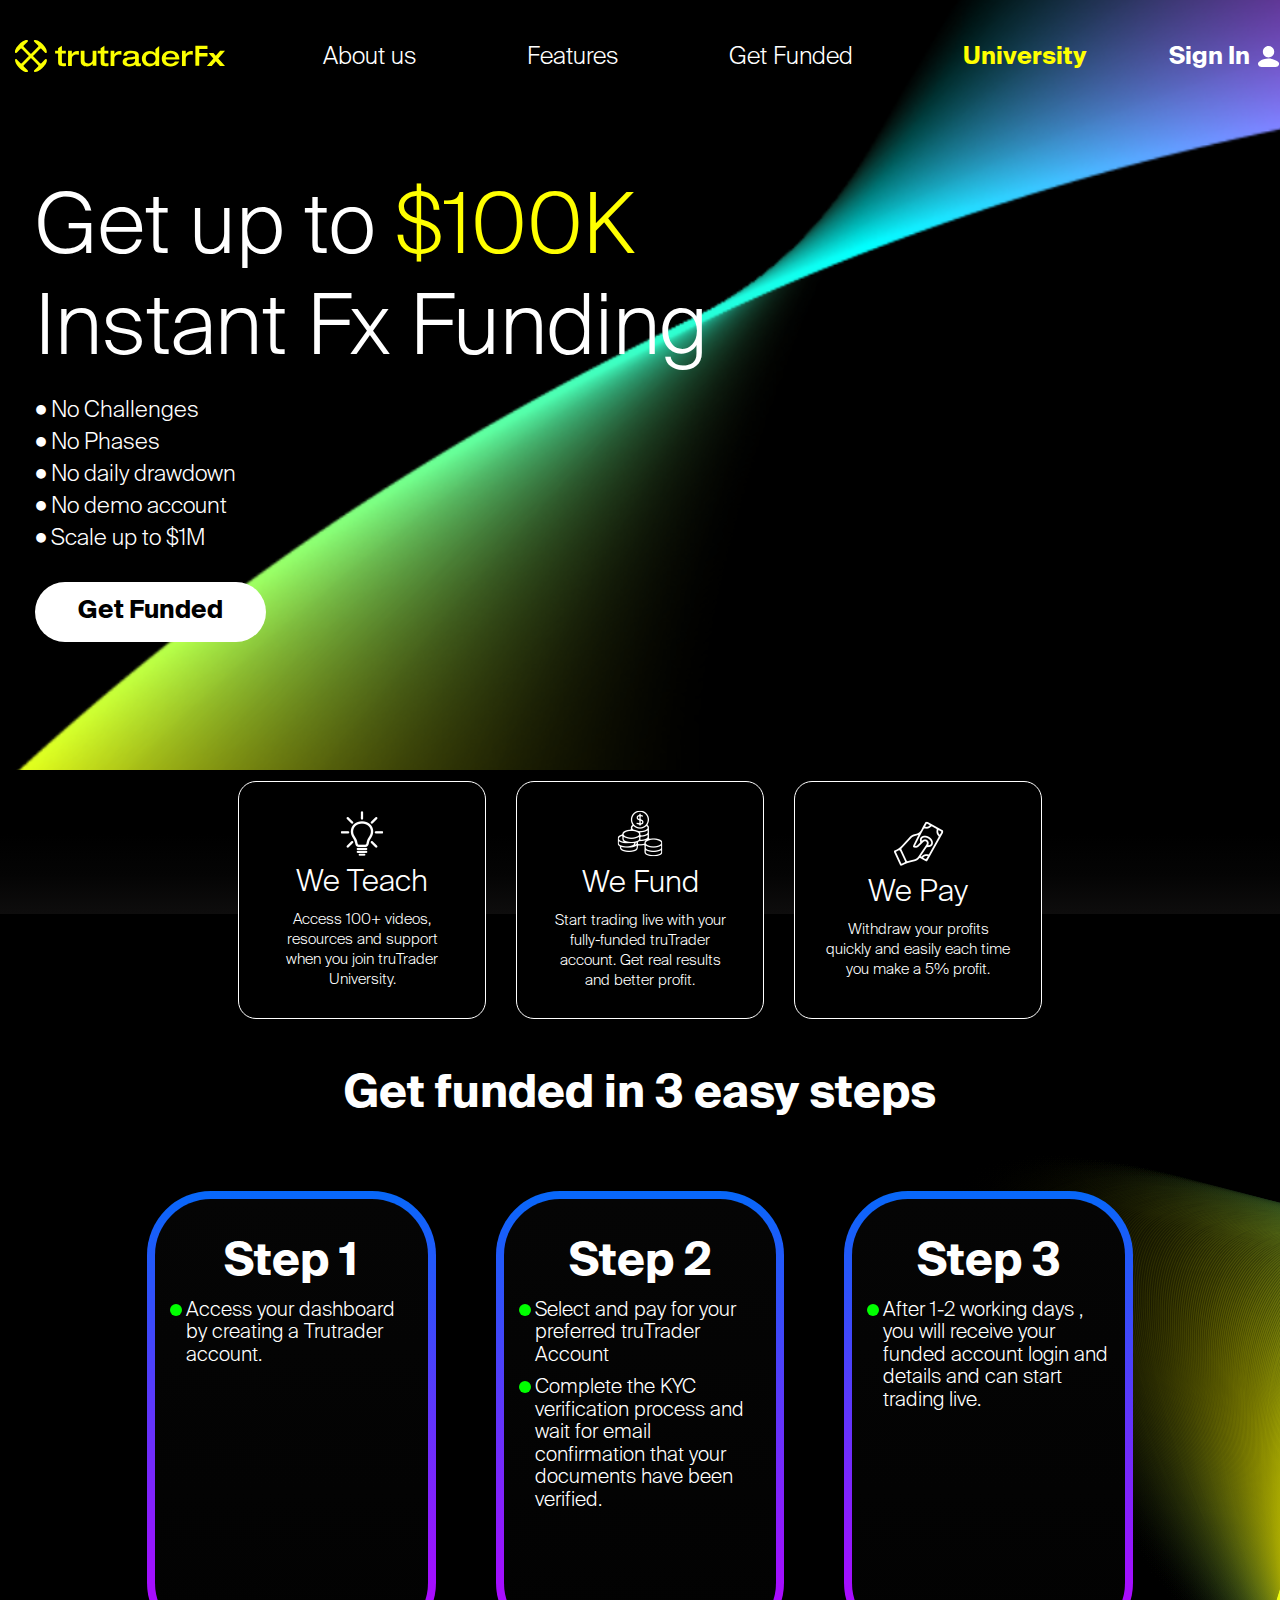
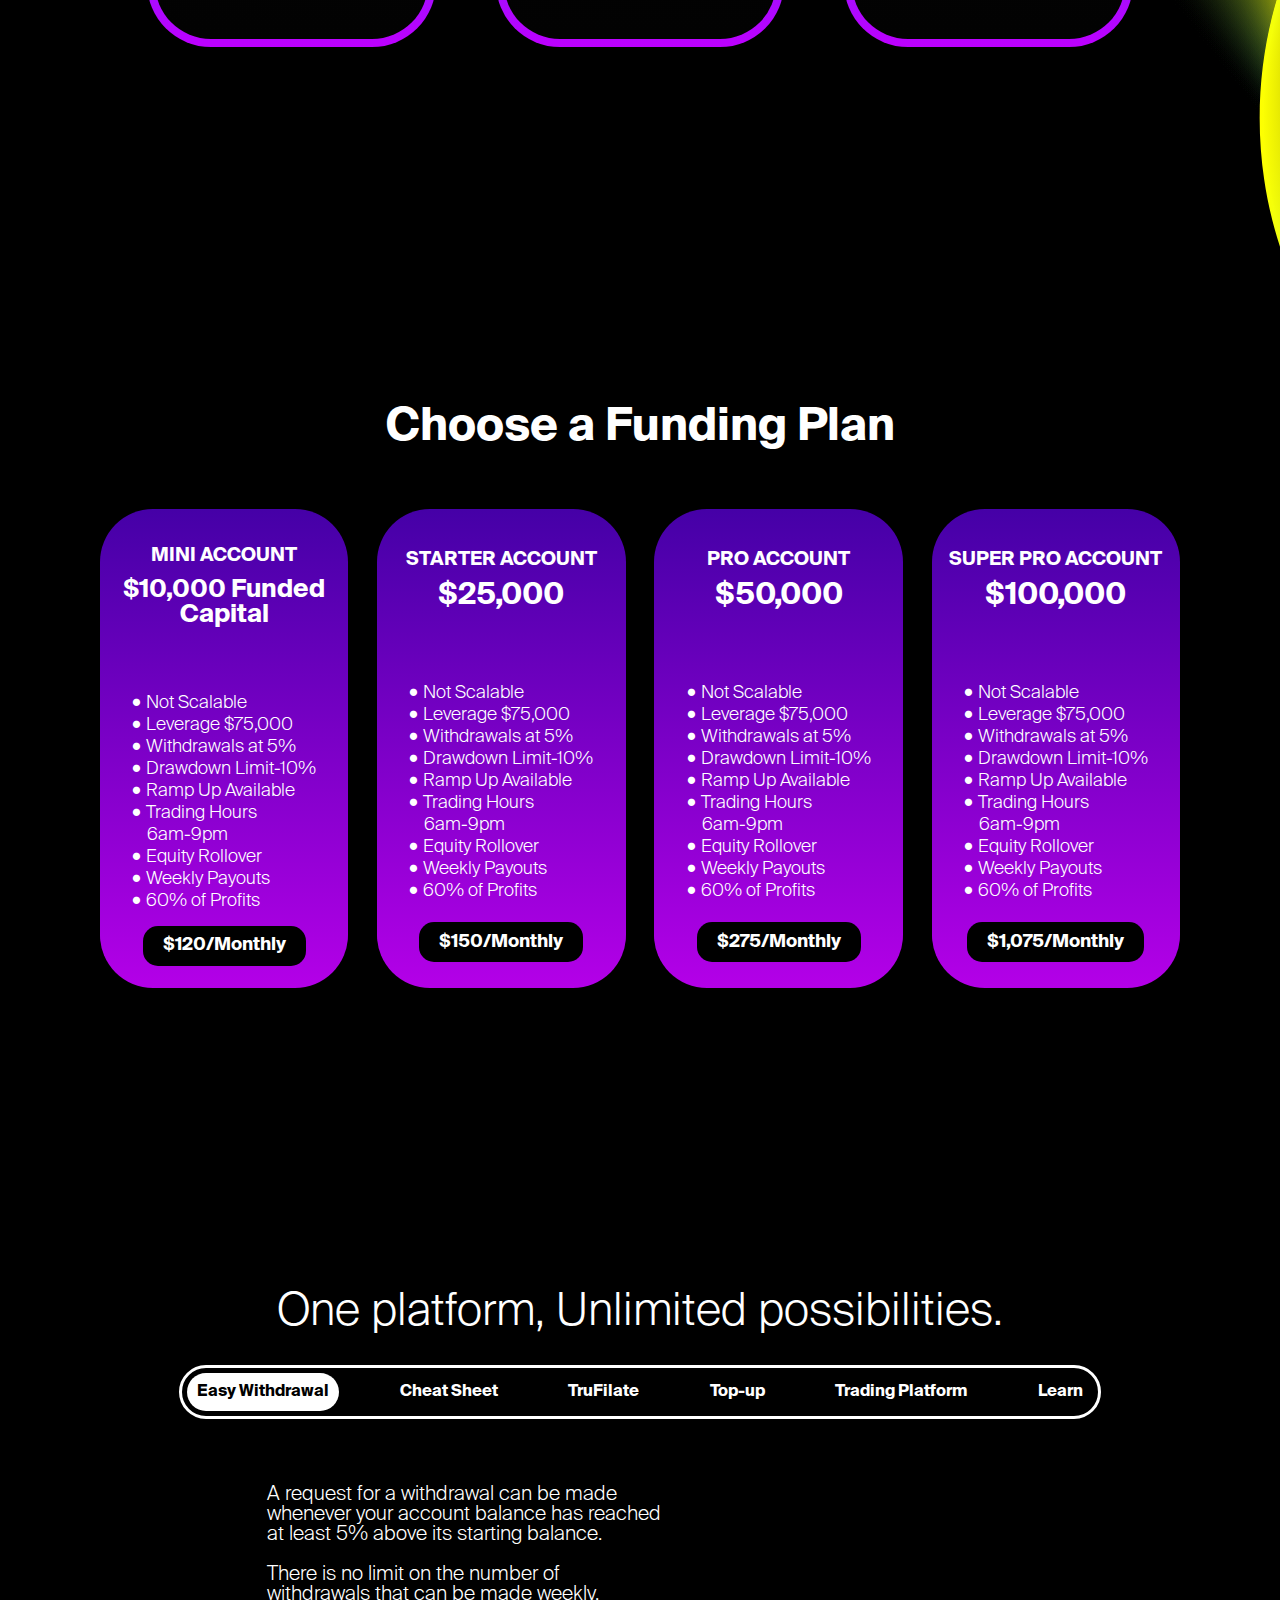
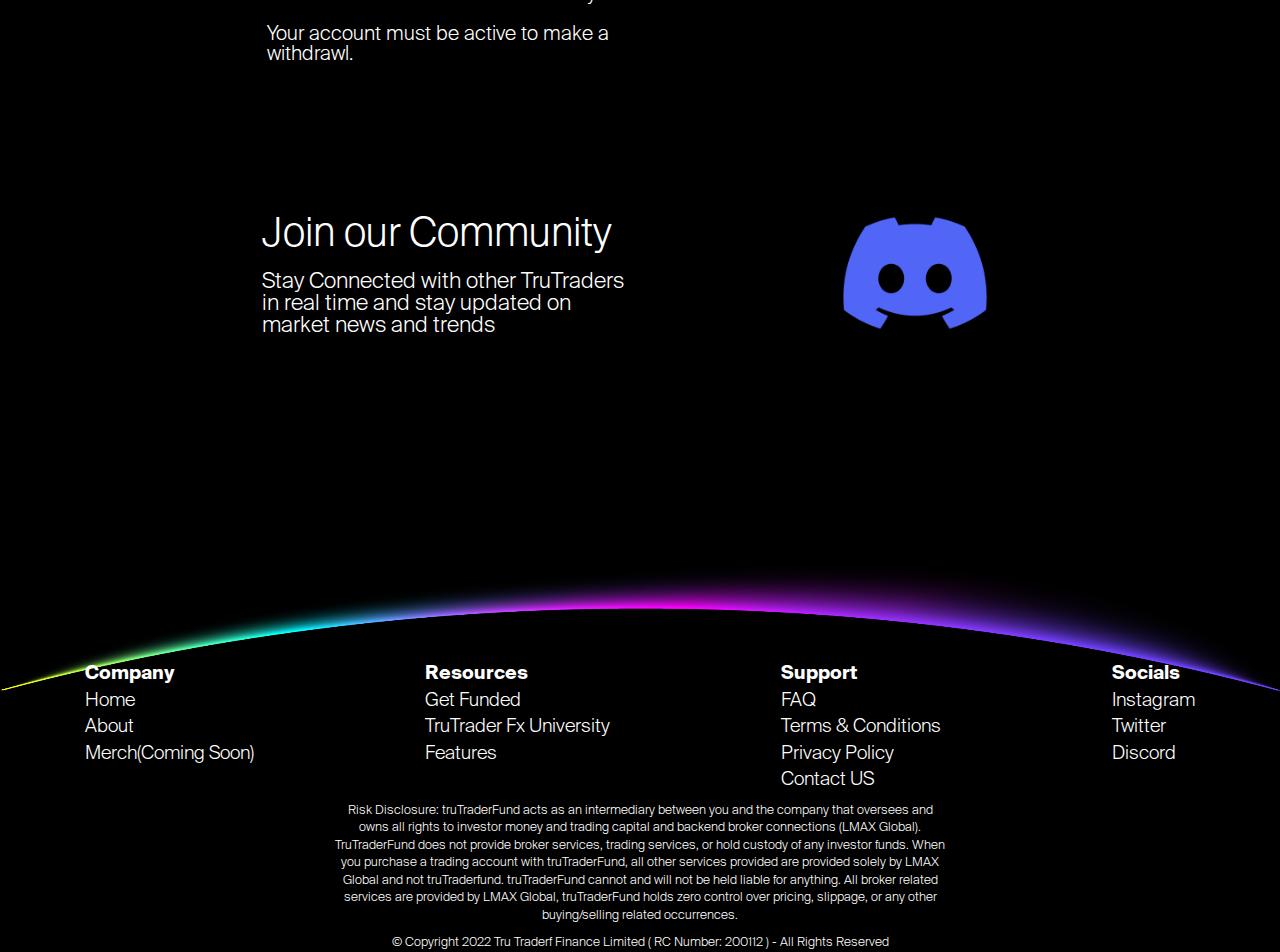
<file: index.html>
<!DOCTYPE html>
<html lang="en">
<head>
    <meta charset="UTF-8">
    <meta http-equiv="X-UA-Compatible" content="IE=edge">
    <link rel="stylesheet" type="text/css" href="./index.css">
    <meta name="viewport" content="width=device-width, initial-scale=1.0">
   
    <title>TruTrader</title>
</head>
<body>
    <div class="site-wrapper">
        <section class="pt-40 Navbar absolute w-full z-1">
            <div class="nav-container">
            <div class="row justify-between items-center">
                <div class="flex flex-row gap-60  items-end gap-80">
                <div class="w-240 h-33 row_padding ">
                    <img class="" src="./assets/images/logo.svg" alt="logo"/>
              
            </div>
          
</div>
  <ul class="navbar-middleSection gap-110 text-2xll xl:text-2xll items-end font-bold">
                <li class="text-white" ><a href="/about.html">About us</a></li>
                <li class="text-white" ><a href="/features.html">Features</a></li>
                <li class="text-white"><a href="/getFunded.html">Get Funded</a></li></li>
                <li class="gradient-textbackground   font-bold">University</li>
            </ul> 
              

                <div class="flex gap-2">
                    <div class="flex gap-2 items-center">
                         <a href="/signIn.html" class="text-white font-bold text-2xll xl:text-2xll ">Sign In</a>
                        <div><img src="./assets/images/person.svg"/></div>
                        </div>
                   
                    <div class="row_padding mobile_text_header">
                        <div class="hamburger_menu"></div>
                        <div class="hamburger_menu"></div>
                        <div class="hamburger_menu"></div>
                      </div>
                </div>


            </div>
        </div>
    </section>
    <section class="Header pt-180 lg:pt-180 pb-60 lg:pb-120 relative">
        <div class="absolute w-full bottom-0 diffuseFade"></div>
        <!-- <span class=" spinner-1 absolute "><img src="./assets/images/3D.png"/></span>
        <span class=" spinner-2 absolute "><img src="./assets/images/3D2.png"/></span> -->
   <div class="containers">
    <div class="row justify-start items-center">
     <div class="col grow-0 shrink-0 basis-80 max-w-80 flex flex-col gap-30">


        <div class="heroText heroText-0-content flex-col gap-15 active  ">
       <h1 class="text-4xl lg:text-84 xl:text-112  text-white font-thin changeText">
        Get up to<span class="text-yellow"> $100K </span> Instant Fx Funding
    </h1>
       <ul class="text-4xl text-white xl:text-37">
        <li class="relatives mb-5">No Challenges</li>
        <li class="relatives mb-5">No Phases</li>
        <li class="relatives mb-5">No daily drawdown</li>
        <li class="relatives mb-5">No demo account</li>
        <li class="relatives ">Scale up to $1M</li>
       </ul>
    </div>
    <div class="heroText heroText-1-content    flex-col gap-30">
        <h1 class="text-4xl lg:text-84 xl:text-112  text-white font-thin changeText">
         We <span class="text-yellow">Fund</span>
     </h1>
        <div class="text-4xl text-white xl:text-37">
         <div class="flex gap-1 w-full lg:w-60p"><div class="dotts"></div><div>Fully Funded accounts for traders around the world. Achieve higher profits 

    from your trading with less risk</div>
         </div>
        </div>
     </div>
     <div class="heroText heroText-2-content    flex-col gap-30">
        <h1 class="text-4xl lg:text-84 xl:text-112  text-white font-thin changeText">
         We <span class="text-yellow">Teach</span>
     </h1>
        <div class="text-4xl text-white xl:text-37">
            <div class="flex gap-1 w-full lg:w-60p"><div class="dotts"></div> <div >Build your trading with 100+ educational videos and helpful resources all in one place</div>
        </div>
     
     </div>
      
     </div>
     <div class="heroText heroText-3-content    flex-col gap-30">
        <h1 class="text-4xl lg:text-84 xl:text-112  text-white font-thin changeText">
        We  <span class="text-yellow">Pay</span>
     </h1>
        <ul class="text-4xl text-white xl:text-37">
            <div class="flex gap-1 w-full lg:w-60p"><div class="dotts"></div> <div>Enjoy quick , easy and weekly withdraws when you achieve 5% or more profit with your funded account</div>
        </div>
     </div>
     <div class="button  gradient-background">
        <h1 class="text-25xl font-bold ">Get Funded</h1>
    </div>
    </div>
    
   </div>
    </section>

<section class="boxAbsolute">
<div class="containers">
<div class="row items-center justify-center gap-30">
<div class="box">
    <div><img src="./assets/images/box3.png"/></div>
  <div class="text-30">We Teach</div>
  <div class="text-center text-2xl">Access 100+ videos, resources and support when you join truTrader University.</div>
</div>
<div class="box">
    <div><img src="./assets/images/box2.png"/></div>
  <div class="text-30">We Fund</div>
  <div class="text-center text-2xl">Start trading live with your fully-funded truTrader account. Get real results and better profit.</div>
</div>
<div class="box">
    <div><img src="./assets/images/box1.png"/></div>
  <div class="text-30">We Pay</div>
  <div class="text-center text-2xl">Withdraw your profits quickly and easily each time you make a 5% profit.</div>
</div>
</div>
</div>
</section>
    <!-- <section class="banner w-full pt-20 pb-20">
     <div class="flex items-center justify-center row_padding">
     <div class="text-black  text-lg lg:text-6xl font-bold text-center flex flex-row gap-60 bannerAnimation">
        <div class="banner-1">Join Our Global Team of Funded Forex Traders Today</div>
        <div class="banner-1">60% <span class="font-thin">of profits made is yours</span></div>
        <div class="banner-1">$75 Million+ <span class="font-thin">Trading Volume</span></div>
        <div class="banner-1">2000+ <span class="font-thin">Active TruTraders</span></div>
        <div class="banner-1">Join Our Global Team of Funded Forex Traders Today</div>
        <div class="banner-1">60% <span class="font-thin">of profits made is yours</span></div>
        <div class="banner-1">$75 Million+ <span class="font-thin">Trading Volume</span></div>
        <div class="banner-1">2000+ <span class="font-thin">Active TruTraders</span></div>

    </div>
     </div>

    </section> -->
    <section class="infoSection bg-black text-white pt-40">
        <div class="container">
<div class="flex justify-center flex-col items-center gap-50 mb-120">
    <h1 class="font-bold step1 text-center">Get funded in 3 easy steps</h1>
    <div class="flex justify-between boxSection">
        <div class="gradient-2 text-white p-5 col ">
            
            <h1 class="text-center text-3xl mb-10 mt-15 font-bold step">Step 1</h1>
             <div>
<div class="text-base lg:text-2rl flex items-start"><div class="dott"></div>Access your dashboard by creating a Trutrader account.</div>

             </div>
            </div>



        <div class="gradient-2 text-white p-5 col ">
            

            <h1 class="text-center text-3xl mb-10 mt-15 font-bold step">Step 2</h1>
            <div>
<div class="text-base lg:text-2rl flex items-start mb-10"><div class="dott"></div>Select and pay for your preferred truTrader Account</div>
<div class="text-base lg:text-2rl flex items-start"><div class="dott"></div>Complete the KYC verification process and wait for email confirmation
    that your documents have been verified.
</div>

            </div>

        </div>
        
        
        <div class="gradient-2 text-white p-5 col ">
            

            <h1 class="text-center text-3xl mb-10 mt-15 font-bold step">Step 3</h1>
            <div>
<div  class="text-base lg:text-2rl flex items-start"><div class="dott"></div>After 1-2 working days , you will receive your funded
    account login and details and can start trading live.
</div>

            </div>

        </div>
    </div>
</div>

<div class="flex justify-center flex-col items-center gap-30 mb-130 height-fullvh ">
    <h1 class="font-bold step1 text-center">Choose a Funding Plan</h1>
    <div class="flex justify-between gap-4 z-99 nowrap  p-15 w-full">
        
        <div class="borderRing2 p-8  col shrink-0 grow-0 basis-60 max-w-60 lg:basis-23 lg:max-w-23">
      <div>  <h1 class="text-center text-3xl mb-10 mt-15 font-bold">MINI ACCOUNT</h1>
            <h1 class="text-center text-25xl mb-50 font-bold">$10,000 Funded Capital</h1></div>
          
             <ul class="text-lg  pl-15 pr-15 pg">
<li class="relativ text-dd" >Not Scalable</li>
<li class="relativ text-dd" >Leverage $75,000</li>
<li class="relativ text-dd" >Withdrawals at 5%</li>
<li class="relativ text-dd" >Drawdown Limit-10%</li>
<li class="relativ text-dd" >Ramp Up Available</li>
<li class="relativ text-dd" >Trading Hours </li>
<div class="text-dd pl-15">6am-9pm </div>
<li class="relativ text-dd" >Equity Rollover</li>
<li class="relativ text-dd" >Weekly Payouts</li>
<li class="relativ text-dd" >60% of Profits</li>

             </ul>
          <div class=" button2  text-white bg-black">$120/Monthly</div>
            </div>


            <div class="borderRing2 p-8  col shrink-0 grow-0 basis-60 max-w-60 lg:basis-23 lg:max-w-23">
      <div>   <h1 class="text-center text-3xl mb-10 font-bold mt-15">STARTER ACCOUNT</h1>
                <h1 class="text-center text-5xl mb-50 font-bold">$25,000</h1></div>
             
                 <ul class="text-lg  pl-15 pr-15 pg">
    <li class="relativ text-dd" >Not Scalable</li>
    <li class="relativ text-dd" >Leverage $75,000</li>
    <li class="relativ text-dd" >Withdrawals at 5%</li>
    <li class="relativ text-dd" >Drawdown Limit-10%</li>
    <li class="relativ text-dd" >Ramp Up Available</li>
    <li class="relativ text-dd" >Trading Hours&nbsp; </li>
    <div class="text-dd pl-15">6am-9pm </div>
    <li class="relativ text-dd" >Equity Rollover</li>
    <li class="relativ text-dd" >Weekly Payouts</li>
    <li class="relativ text-dd" >60% of Profits</li>
    
                 </ul>
              <div class=" button2  text-white bg-black ">$150/Monthly</div>
                </div>
        
        
                <div class="borderRing2 p-8  col shrink-0 grow-0 basis-60 max-w-60 lg:basis-23 lg:max-w-23">
                    <div>   <h1 class="text-center text-3xl mb-10 font-bold mt-15">PRO ACCOUNT</h1>
                    <h1 class="text-center text-5xl mb-50 font-bold">$50,000</h1></div>
                 
                     <ul class="text-lg  pl-15 pr-15 pg">
        <li class="relativ text-dd" >Not Scalable</li>
        <li class="relativ text-dd" >Leverage $75,000</li>
        <li class="relativ text-dd" >Withdrawals at 5%</li>
        <li class="relativ text-dd" >Drawdown Limit-10%</li>
        <li class="relativ text-dd" >Ramp Up Available</li>
        <li class="relativ text-dd" >Trading Hours </li>
        <div class="text-dd pl-15">6am-9pm </div>
        <li class="relativ text-dd" >Equity Rollover</li>
        <li class="relativ text-dd" >Weekly Payouts</li>
        <li class="relativ text-dd" >60% of Profits</li>
        
                     </ul>
                  <div class=" button2  text-white bg-black ">$275/Monthly</div>
                    </div>

                    <div class="borderRing2 p-8  col shrink-0 grow-0 basis-60 max-w-60 lg:basis-23 lg:max-w-23">
                        <div>     <h1 class="text-center text-3xl mb-10 font-bold mt-15">SUPER PRO ACCOUNT</h1>
                        <h1 class="text-center text-5xl mb-50 font-bold">$100,000</h1></div>
                   
                         <ul class="text-lg  pl-15 pr-15 pg">
            <li class="relativ text-dd " >Not Scalable</li>
            <li class="relativ text-dd " >Leverage $75,000</li>
            <li class="relativ text-dd " >Withdrawals at 5%</li>
            <li class="relativ text-dd " >Drawdown Limit-10%</li>
            <li class="relativ text-dd " >Ramp Up Available</li>
            <li class="relativ text-dd " >Trading Hours </li>
            <div class="text-dd pl-15">6am-9pm </div>
            <li class="relativ text-dd " >Equity Rollover</li>
            <li class="relativ text-dd " >Weekly Payouts</li>
            <li class="relativ text-dd " >60% of Profits</li>
            
                         </ul>
                      <div class=" button2  text-white bg-black ">$1,075/Monthly</div>
                        </div>


    </div>
</div>

<div class="flex justify-center flex-col items-center gap-4 ">
<h1 class="step1">One platform, Unlimited possibilities.</h1>
<div class="flex font-bold p-5 tab-container  justify-between items-center shrink-0 grow-0  text-base2 z-99">
<div id="tab-1" class="tab-item active">Easy Withdrawal</div>
<div id="tab-2" class="tab-item">Cheat Sheet</div>
<div id="tab-3" class="tab-item">TruFilate</div>
<div id="tab-4" class="tab-item">Top-up</div>
<div id="tab-5" class="tab-item">Trading Platform</div>
<div id="tab-6" class="tab-item">Learn</div>
</div>
<div class="section-1 pt-50">
    <div id="tab-1-content" class=" tab-content active text-base max-w-half">
        <h1>
    A request for a withdrawal can be made 
    whenever your account balance has 
    reached at least 5% above its starting 
    balance. </h1>
    &nbsp;
    <h1>   There is no limit on the number of 
    withdrawals that can be made weekly.</h1>
 &nbsp; 
 <h1>
     Your account must be active to make
    a withdrawl.
</h1>
</div>

<div id="tab-2-content" class=" tab-content text-base max-w-half">
    <h1>
        Struggling with leverage, margin, and risk management?
        In order to help traders stay on track to profit, we developed 
        our truTrader trading plan. 
        </h1>
&nbsp;
<h1> You don't have to worry about leverage, margin, 
    position sizing, or risk management when you use our trading plan. </h1>
&nbsp; 
<h1>
    It's just a matter of finding the right entry!
</h1>
</div>

<div id="tab-3-content" class=" tab-content text-base max-w-half">
    <h1>Earn points when you refer friends and
        renew your account.</h1>
&nbsp;
<h1>Receive $10 USD and 1 truPoint ($1 USD value) 
    for every referral. </h1>
&nbsp; 
<h1>
    If your referral renews their subscription,
    you will receive $5 USD and 1/2 truPoint.  
</h1>
<h1>truPoints can be used to pay or
    renew your funded account and
    shop our merch store.</h1>
</div>

<div id="tab-4-content" class=" tab-content text-base max-w-half">

<h1> Our ramp-up process allows you to reset a negative 
    balance of $25,000 or $50,000 for a one-time fee 
    of $55. </h1>
&nbsp; 
<h1>
    Traders can also use Ramp Up to refund lost
    capital.
</h1>
</div>

<div id="tab-5-content" class=" tab-content text-base max-w-half">
    <h1>cTrader Platform</h1>
&nbsp;
<h1>  cTrader offers a premium, modern and intuitive platform 
    that caters to every type of trader through a wide selection 
    of high-performance charting and analysis tools.</h1>
&nbsp; 
</div>

<div id="tab-6-content" class=" tab-content text-base max-w-half">
    <h1>
Learn</h1>
&nbsp;
<h1>   There is no limit on the number of 
withdrawals that can be made weekly.</h1>
&nbsp; 
<h1>
 Your account must be active to make
a withdrawl.
</h1>
</div>

</div>
</div>


</div>
    </section>
    <section class="communitySection ptx-150">
<div class="container3">
<div class="row items-start justify-between">
<div class="col shrink-0 grow-0 max-w-half">
    <div class="flex flex-col gap-4 text-white">
<h1 class="text-4xl  lg:text-5xxl">Join our Community</h1>
<h2 class="text-xl lg:text-26xxl font-thin">Stay Connected with other TruTraders in real time and stay updated 
    on market news and trends
</h2>
    </div>
</div>
<div class="col shrink-0 basis-30 grow-0 max-w-30">
    <img src="./assets/images/discord-logo.png"/>
</div>
</div>
</div>
</section>


<section class="footer ">
<div class="container">
<div class="flex flex-col items-center justify-between">
<div class="row items-center justify-between w-full items-start gap-4 wrap mb-10">
<ul class="text-3xl font-thin text-white flex flex-col gap-1">
<li class="font-bold">Company</li>
<li class="font-thin">Home</li>
<li class="font-thin">About</li>
<li class="font-thin ">Merch(Coming Soon)</li>
</ul>

<ul class="text-3xl  text-white flex flex-col gap-1">
    <li class="font-bold">Resources</li>
    <li class="font-thin">Get Funded</li>
    <li class="font-thin">TruTrader Fx University</li>
    <li class="font-thin">Features</li>
</ul>


<ul class="text-3xl  text-white flex flex-col gap-1">
    <li class="font-bold">Support</li>
    <li class="font-thin">FAQ</li>
    <li class="font-thin">Terms & Conditions</li>
    <li class="font-thin">Privacy Policy</li>
    <li class="font-thin">Contact US</li>
</ul>

<ul class="text-3xl  text-white flex flex-col gap-1">
    <li class="font-bold">Socials</li>
    <li class="font-thin">Instagram</li>
    <li class="font-thin">Twitter</li>
    <li class="font-thin">Discord</li>
</ul>
</div>
<div class="shrink-0 grow-0 max-w-55 ">
    <h1 class="text-center text-xl  text-white z-1">
        Risk Disclosure: truTraderFund acts as an intermediary between you and the company that oversees 
and owns all rights to investor money and trading capital and backend broker connections (LMAX Global). 
TruTraderFund does not provide broker services, trading services, or hold custody of any investor funds. 
When you purchase a trading account with truTraderFund, all other services provided are provided solely by 
LMAX Global and not truTraderfund. truTraderFund cannot and will not be held liable for anything. All broker 
related services are provided by LMAX Global, truTraderFund holds zero control over pricing, slippage, or any 
other buying/selling related occurrences.
    </h1>
    <h1 class="text-center text-xl mt-10  text-white">© Copyright 2022 Tru Traderf Finance Limited ( RC Number: 200112 ) - All Rights Reserved</h1>
</div>
</div>
</div>
</section>
</div>
<script src="./script.js"></script>
</body>

</html>
</file>
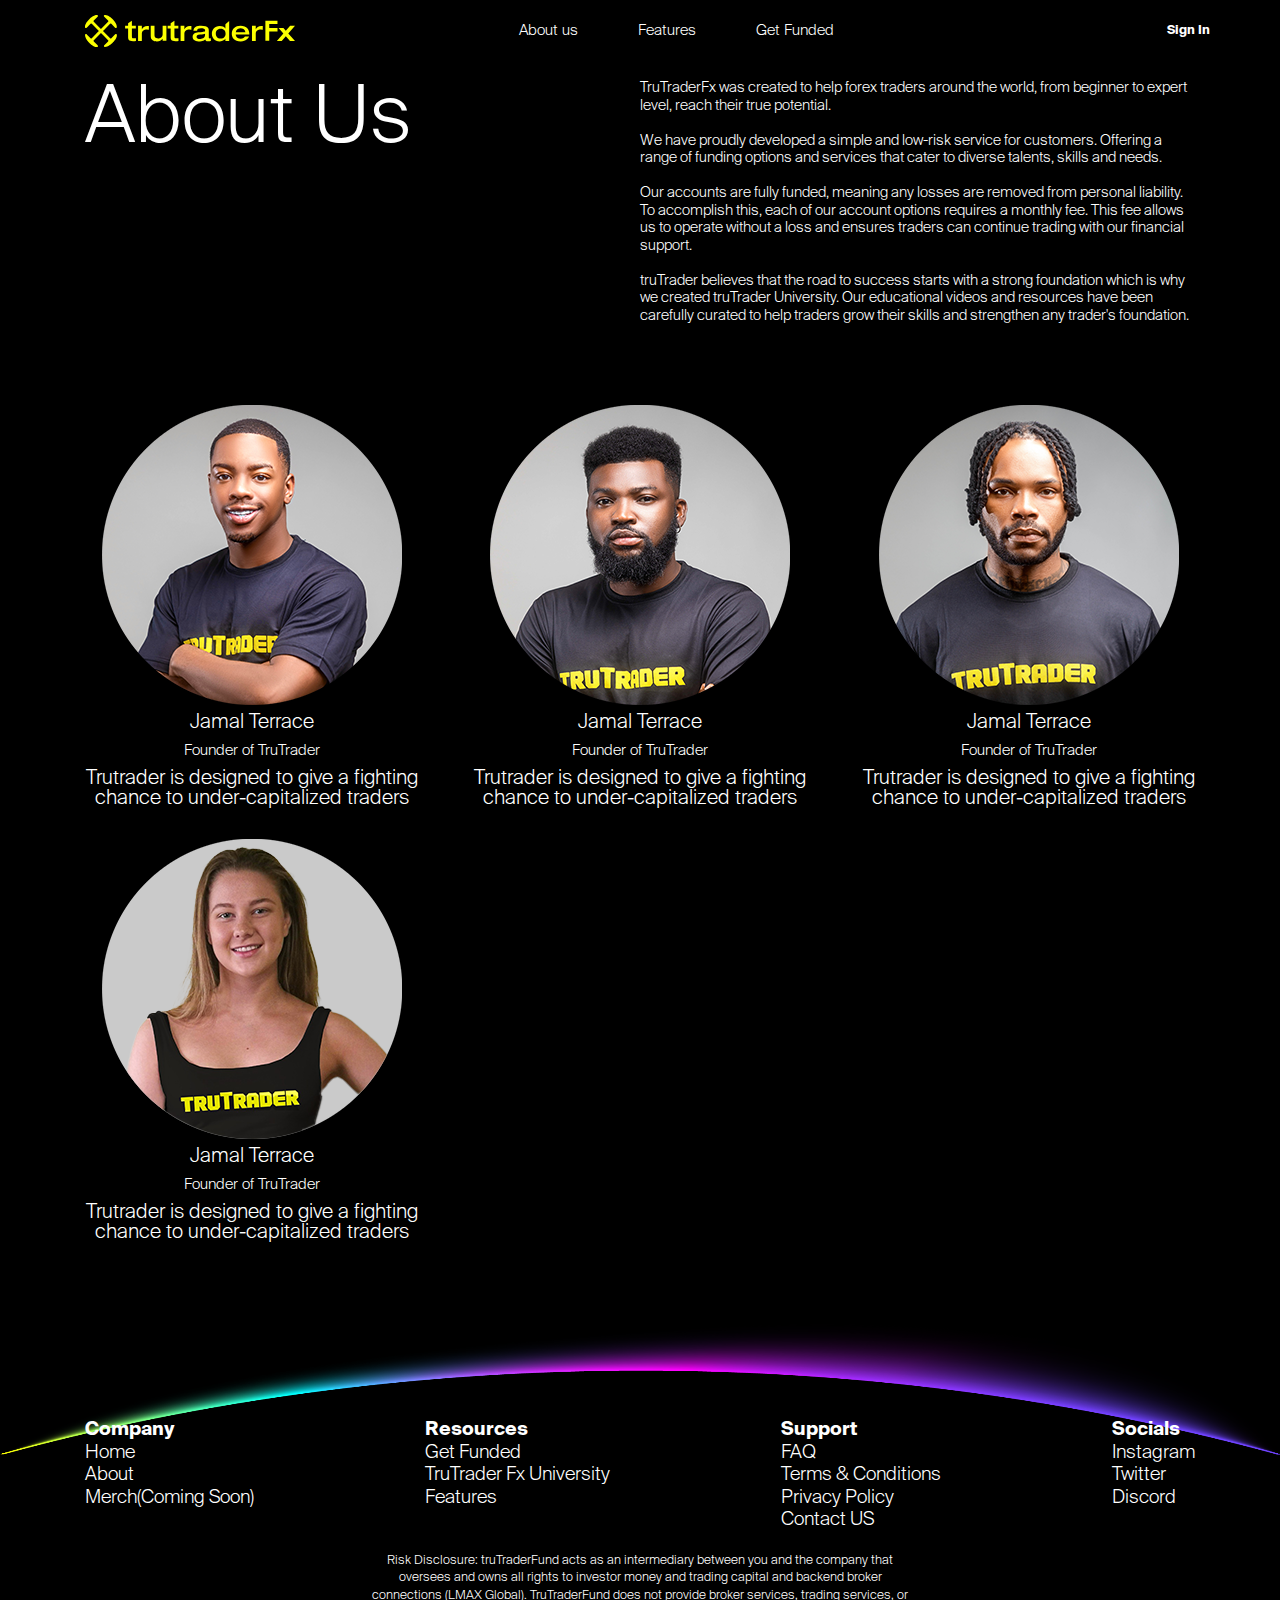
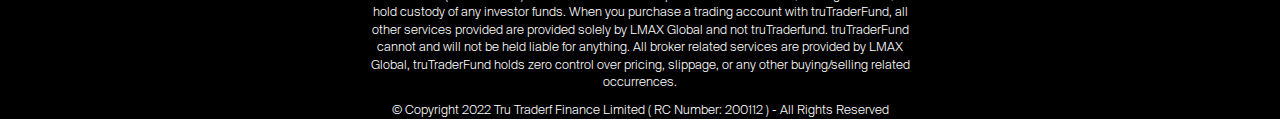
<file: about.html>
<!DOCTYPE html>
<html lang="en">
	<head>
		<meta charset="UTF-8" />
		<meta http-equiv="X-UA-Compatible" content="IE=edge" />
		<link rel="stylesheet" type="text/css" href="./index.css" />
		<meta name="viewport" content="width=device-width, initial-scale=1.0" />
		<title>TruTrader</title>
	</head>
	<body>
		<div class="site-wrapper">
			<section class="pt-15 Navbar absolute w-full z-1">
				<div class="container">
					<div class="row justify-between items-center">
						<div class="w-240 row_padding">
							<a href="/"><img class="" src="./assets/images/logo.svg" alt="logo" /></a>
						</div>

						<ul class="navbar-middleSection gap-60 text-2xl font-bold">
							<li class="text-white">About us</li>
							<li class="text-white"><a href="./features.html">Features</a></li>
							<li class="text-white"> <a href="/getFunded.html"> Get Funded</a></li>
							<li class="gradient-textbackground gradient-textBackground">
								University
							</li>
						</ul>

						<div class="flex gap-2">
							<a href="/about.html" class="text-white font-bold text-xl"
								>Sign In</a
							>
							<div class="row_padding mobile_text_header">
								<div class="hamburger_menu"></div>
								<div class="hamburger_menu"></div>
								<div class="hamburger_menu"></div>
							</div>
						</div>
					</div>
				</div>
			</section>

			<section class="imageBox bg-black">
				<div class="container">
					<div>
						<div class="flex pt-80 pb-80">
							<div class="shrink-0 grow-0 basis-half max-w-half">
								<h1 class="text-9xl text-white">About Us</h1>
							</div>
							<div class="shrink-0 grow-0 basis-half max-w-half">
								<div class="text-xl text-white">
									<h3>
										TruTraderFx was created to help forex traders around the
										world, from beginner to expert level, reach their true
										potential.
									</h3>
									&nbsp;
									<h3>
										We have proudly developed a simple and low-risk service for
										customers. Offering a range of funding options and services
										that cater to diverse talents, skills and needs.
									</h3>
									&nbsp;
									<h3>
										Our accounts are fully funded, meaning any losses are
										removed from personal liability. To accomplish this, each of
										our account options requires a monthly fee. This fee allows
										us to operate without a loss and ensures traders can
										continue trading with our financial support.
									</h3>
									&nbsp;
									<h3>
										truTrader believes that the road to success starts with a
										strong foundation which is why we created truTrader
										University. Our educational videos and resources have been
										carefully curated to help traders grow their skills and
										strengthen any trader's foundation.
									</h3>
								</div>
							</div>
						</div>

						<div class="imageSection flex wrap justify-between">
							<div
								class="profile flex flex-col gap-2 text-center text-white text-base shrink-0 grow-0 basis-30 max-w-30"
							>
								<div class="rounded-img">
									<img src="./assets/images/Jamaal.png" />
								</div>
								<h1>Jamal Terrace</h1>
								<h2>Founder of TruTrader</h2>
								<h1>
									Trutrader is designed to give a fighting chance to
									under-capitalized traders
								</h1>
							</div>

							<div
								class="profile flex flex-col gap-2 text-center text-white text-base shrink-0 grow-0 basis-30 max-w-30"
							>
								<div><img src="./assets/images/Abayomi.png" /></div>
								<h1>Jamal Terrace</h1>
								<h2>Founder of TruTrader</h2>
								<h1>
									Trutrader is designed to give a fighting chance to
									under-capitalized traders
								</h1>
							</div>
							<div
								class="profile flex flex-col gap-2 text-center text-white text-base shrink-0 grow-0 basis-30 max-w-30"
							>
								<div><img src="./assets/images/Clinton.png" /></div>
								<h1>Jamal Terrace</h1>
								<h2>Founder of TruTrader</h2>
								<h1>
									Trutrader is designed to give a fighting chance to
									under-capitalized traders
								</h1>
							</div>
							<div
								class="profile flex flex-col gap-2 text-center text-white text-base shrink-0 grow-0 basis-30 max-w-30"
							>
								<div><img src="./assets/images/Alaia.png" /></div>
								<h1>Jamal Terrace</h1>
								<h2>Founder of TruTrader</h2>
								<h1>
									Trutrader is designed to give a fighting chance to
									under-capitalized traders
								</h1>
							</div>
						</div>
					</div>
				</div>
			</section>
			<section class="footer">
				<div class="container">
					<div class="flex flex-col items-center justify-between">
						<div
							class="row items-center justify-between w-full items-start gap-4 wrap"
						>
							<ul class="text-3xl font-thin text-white">
								<li class="font-bold">Company</li>
								<li class="font-thin">Home</li>
								<li class="font-thin">About</li>
								<li class="font-thin">Merch(Coming Soon)</li>
							</ul>

							<ul class="text-3xl text-white">
								<li class="font-bold">Resources</li>
								<li class="font-thin">Get Funded</li>
								<li class="font-thin">TruTrader Fx University</li>
								<li class="font-thin">Features</li>
							</ul>

							<ul class="text-3xl text-white">
								<li class="font-bold">Support</li>
								<li class="font-thin">FAQ</li>
								<li class="font-thin">Terms & Conditions</li>
								<li class="font-thin">Privacy Policy</li>
								<li class="font-thin">Contact US</li>
							</ul>

							<ul class="text-3xl text-white">
								<li class="font-bold">Socials</li>
								<li class="font-thin">Instagram</li>
								<li class="font-thin">Twitter</li>
								<li class="font-thin">Discord</li>
							</ul>
						</div>
						<div class="shrink-0 grow-0 max-w-half mt-20">
							<h1 class="text-center text-xl text-white z-1">
								Risk Disclosure: truTraderFund acts as an intermediary between
								you and the company that oversees and owns all rights to
								investor money and trading capital and backend broker
								connections (LMAX Global). TruTraderFund does not provide broker
								services, trading services, or hold custody of any investor
								funds. When you purchase a trading account with truTraderFund,
								all other services provided are provided solely by LMAX Global
								and not truTraderfund. truTraderFund cannot and will not be held
								liable for anything. All broker related services are provided by
								LMAX Global, truTraderFund holds zero control over pricing,
								slippage, or any other buying/selling related occurrences.
							</h1>
							<h1 class="text-center text-xl mt-10 text-white">
								© Copyright 2022 Tru Traderf Finance Limited ( RC Number: 200112
								) - All Rights Reserved
							</h1>
						</div>
					</div>
				</div>
			</section>
		</div>
	</body>
</html>
</file>
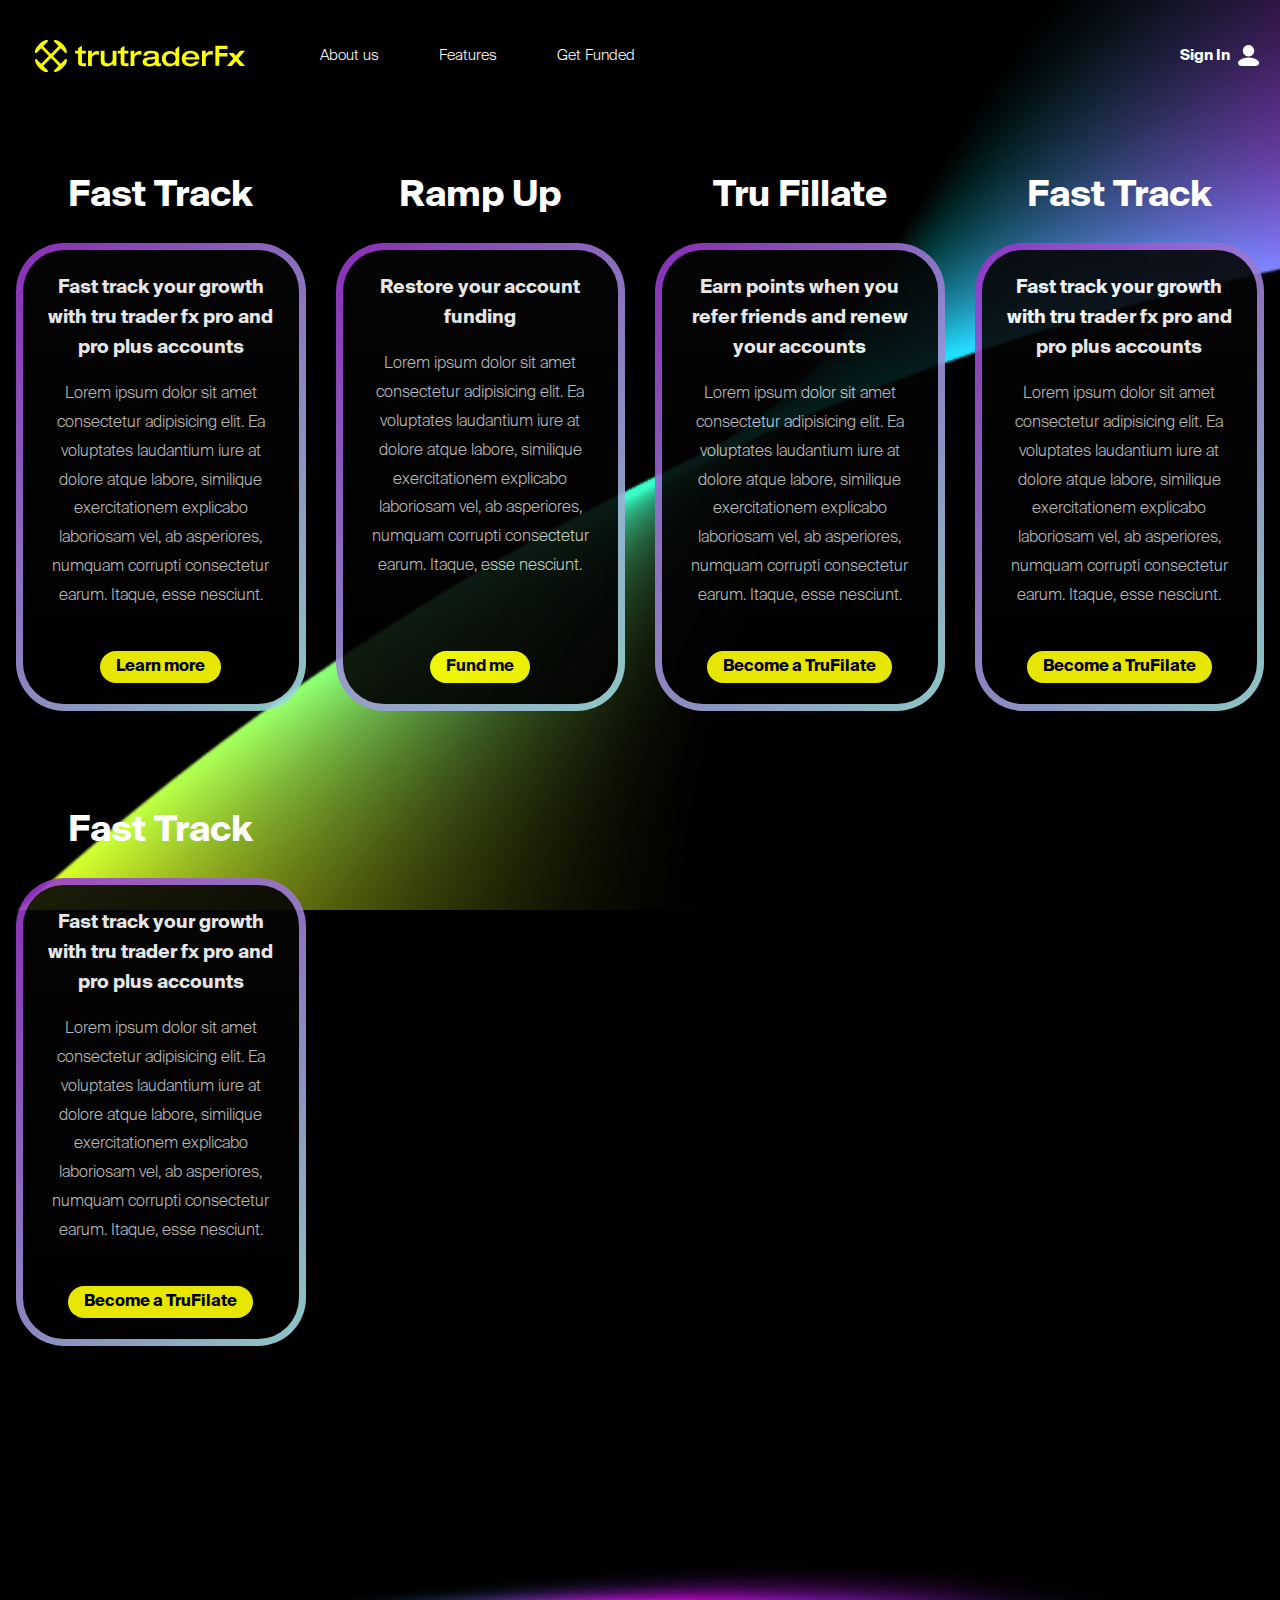
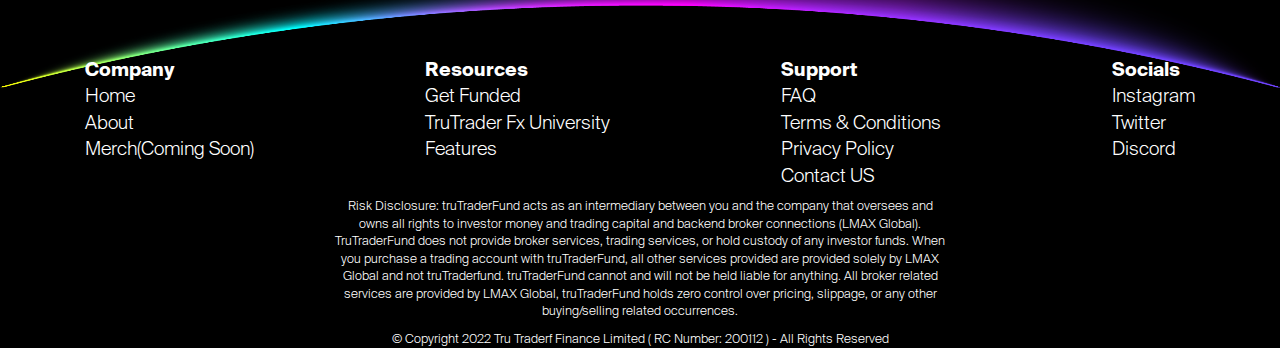
<file: features.html>
<!DOCTYPE html>
<html lang="en">
	<head>
		<meta charset="UTF-8" />
		<meta http-equiv="X-UA-Compatible" content="IE=edge" />
		<meta name="viewport" content="width=device-width, initial-scale=1.0" />
		<title>Features</title>
		<link rel="stylesheet" href="index.css" />
		<link rel="stylesheet" href="features.css" />
	</head>
	<body class="bg-black">
        <div class="pattern">
            <img src="./assets/images/hero-background.svg">
        </div>
		<div class="site-wrapper">
			<section class="pt-40 Navbar w-full z-1">
				<div class="containers">
					<div class="row justify-between items-center">
						<div class="flex flex-row gap-60 items-center">
							<div class="w-240 row_padding">
								<a href="/"
									><img class="" src="./assets/images/logo.svg" alt="logo"
								/></a>
							</div>
							<ul class="navbar-middleSection gap-60 text-2xl font-bold">
								<li class="text-white"><a href="/about.html">About us</a></li>
								<li class="text-white"><a href="/features.html">Features</a></li>
								<li class="text-white">
									<a href="./getFunded.html">Get Funded</a>
								</li>
								<li
									class="gradient-textbackground gradient-textBackground font-bold"
								>
									University
								</li>
							</ul>
						</div>

						<div class="flex gap-2">
							<div class="flex gap-2 items-center">
								<a href="/signIn.html" class="text-white font-bold text-2xl"
									>Sign In</a
								>
								<div><img src="./assets/images/person.svg" /></div>
							</div>

							<div class="row_padding mobile_text_header">
								<div class="hamburger_menu"></div>
								<div class="hamburger_menu"></div>
								<div class="hamburger_menu"></div>
							</div>
						</div>
					</div>
				</div>
			</section>

			<section class="features-container">
				<div class="feature">
					<h1 class="feature-title">Fast Track</h1>
					<div class="feature-content">
						<h3 class="feature-content-title">
							Fast track your growth with tru trader fx pro and pro plus
							accounts
						</h3>
						<p class="features-content-paragraph">
							Lorem ipsum dolor sit amet consectetur adipisicing elit. Ea
							voluptates laudantium iure at dolore atque labore, similique
							exercitationem explicabo laboriosam vel, ab asperiores, numquam
							corrupti consectetur earum. Itaque, esse nesciunt.
						</p>
						<div class="feature-content-cta">
							<a>
								Learn more </a>

						</div>
					</div>
				</div>

				<div class="feature">
					<h1 class="feature-title">Ramp Up</h1>
					<div class="feature-content">
						<h3 class="feature-content-title">Restore your account funding</h3>
						<p class="features-content-paragraph">
							Lorem ipsum dolor sit amet consectetur adipisicing elit. Ea
							voluptates laudantium iure at dolore atque labore, similique
							exercitationem explicabo laboriosam vel, ab asperiores, numquam
							corrupti consectetur earum. Itaque, esse nesciunt.
						</p>
						<div class="feature-content-cta">
							<a href="/">
								Fund me 
                            </a>
						</div>
					</div>
				</div>

				<div class="feature">
					<h1 class="feature-title">Tru Fillate</h1>
					<div class="feature-content">
						<h3 class="feature-content-title">
							Earn points when you refer friends and renew your accounts
						</h3>
						<p class="features-content-paragraph">
							Lorem ipsum dolor sit amet consectetur adipisicing elit. Ea
							voluptates laudantium iure at dolore atque labore, similique
							exercitationem explicabo laboriosam vel, ab asperiores, numquam
							corrupti consectetur earum. Itaque, esse nesciunt.
						</p>
						<div class="feature-content-cta">
							<a href="/">
								Become a TruFilate
                            </a>
						</div>
					</div>
				</div>

				<div class="feature">
					<h1 class="feature-title">Fast Track</h1>
					<div class="feature-content">
						<h3 class="feature-content-title">
							Fast track your growth with tru trader fx pro and pro plus
							accounts
						</h3>
						<p class="features-content-paragraph">
							Lorem ipsum dolor sit amet consectetur adipisicing elit. Ea
							voluptates laudantium iure at dolore atque labore, similique
							exercitationem explicabo laboriosam vel, ab asperiores, numquam
							corrupti consectetur earum. Itaque, esse nesciunt.
						</p>
						<div class="feature-content-cta">
							<a href="/">
								Become a TruFilate
                            </a>
						</div>
					</div>
				</div>

				<div class="feature">
					<h1 class="feature-title">Fast Track</h1>
					<div class="feature-content">
						<h3 class="feature-content-title">
							Fast track your growth with tru trader fx pro and pro plus
							accounts
						</h3>
						<p class="features-content-paragraph">
							Lorem ipsum dolor sit amet consectetur adipisicing elit. Ea
							voluptates laudantium iure at dolore atque labore, similique
							exercitationem explicabo laboriosam vel, ab asperiores, numquam
							corrupti consectetur earum. Itaque, esse nesciunt.
						</p>
						<div class="feature-content-cta">
							<a href="/">
								Become a TruFilate
                            </a>
						</div>
					</div>
				</div>
			</section>

			<section class="footer ">
                <div class="container">
                <div class="flex flex-col items-center justify-between">
                <div class="row items-center justify-between w-full items-start gap-4 wrap mb-10">
                <ul class="text-3xl font-thin text-white flex flex-col gap-1">
                <li class="font-bold">Company</li>
                <li class="font-thin">Home</li>
                <li class="font-thin">About</li>
                <li class="font-thin ">Merch(Coming Soon)</li>
                </ul>
                
                <ul class="text-3xl  text-white flex flex-col gap-1">
                    <li class="font-bold">Resources</li>
                    <li class="font-thin">Get Funded</li>
                    <li class="font-thin">TruTrader Fx University</li>
                    <li class="font-thin">Features</li>
                </ul>
                
                
                <ul class="text-3xl  text-white flex flex-col gap-1">
                    <li class="font-bold">Support</li>
                    <li class="font-thin">FAQ</li>
                    <li class="font-thin">Terms & Conditions</li>
                    <li class="font-thin">Privacy Policy</li>
                    <li class="font-thin">Contact US</li>
                </ul>
                
                <ul class="text-3xl  text-white flex flex-col gap-1">
                    <li class="font-bold">Socials</li>
                    <li class="font-thin">Instagram</li>
                    <li class="font-thin">Twitter</li>
                    <li class="font-thin">Discord</li>
                </ul>
                </div>
                <div class="shrink-0 grow-0 max-w-55 ">
                    <h1 class="text-center text-xl  text-white z-1">
                        Risk Disclosure: truTraderFund acts as an intermediary between you and the company that oversees 
                and owns all rights to investor money and trading capital and backend broker connections (LMAX Global). 
                TruTraderFund does not provide broker services, trading services, or hold custody of any investor funds. 
                When you purchase a trading account with truTraderFund, all other services provided are provided solely by 
                LMAX Global and not truTraderfund. truTraderFund cannot and will not be held liable for anything. All broker 
                related services are provided by LMAX Global, truTraderFund holds zero control over pricing, slippage, or any 
                other buying/selling related occurrences.
                    </h1>
                    <h1 class="text-center text-xl mt-10  text-white">© Copyright 2022 Tru Traderf Finance Limited ( RC Number: 200112 ) - All Rights Reserved</h1>
                </div>
                </div>
                </div>
                </section>
		</div>
	</body>
</html>
</file>
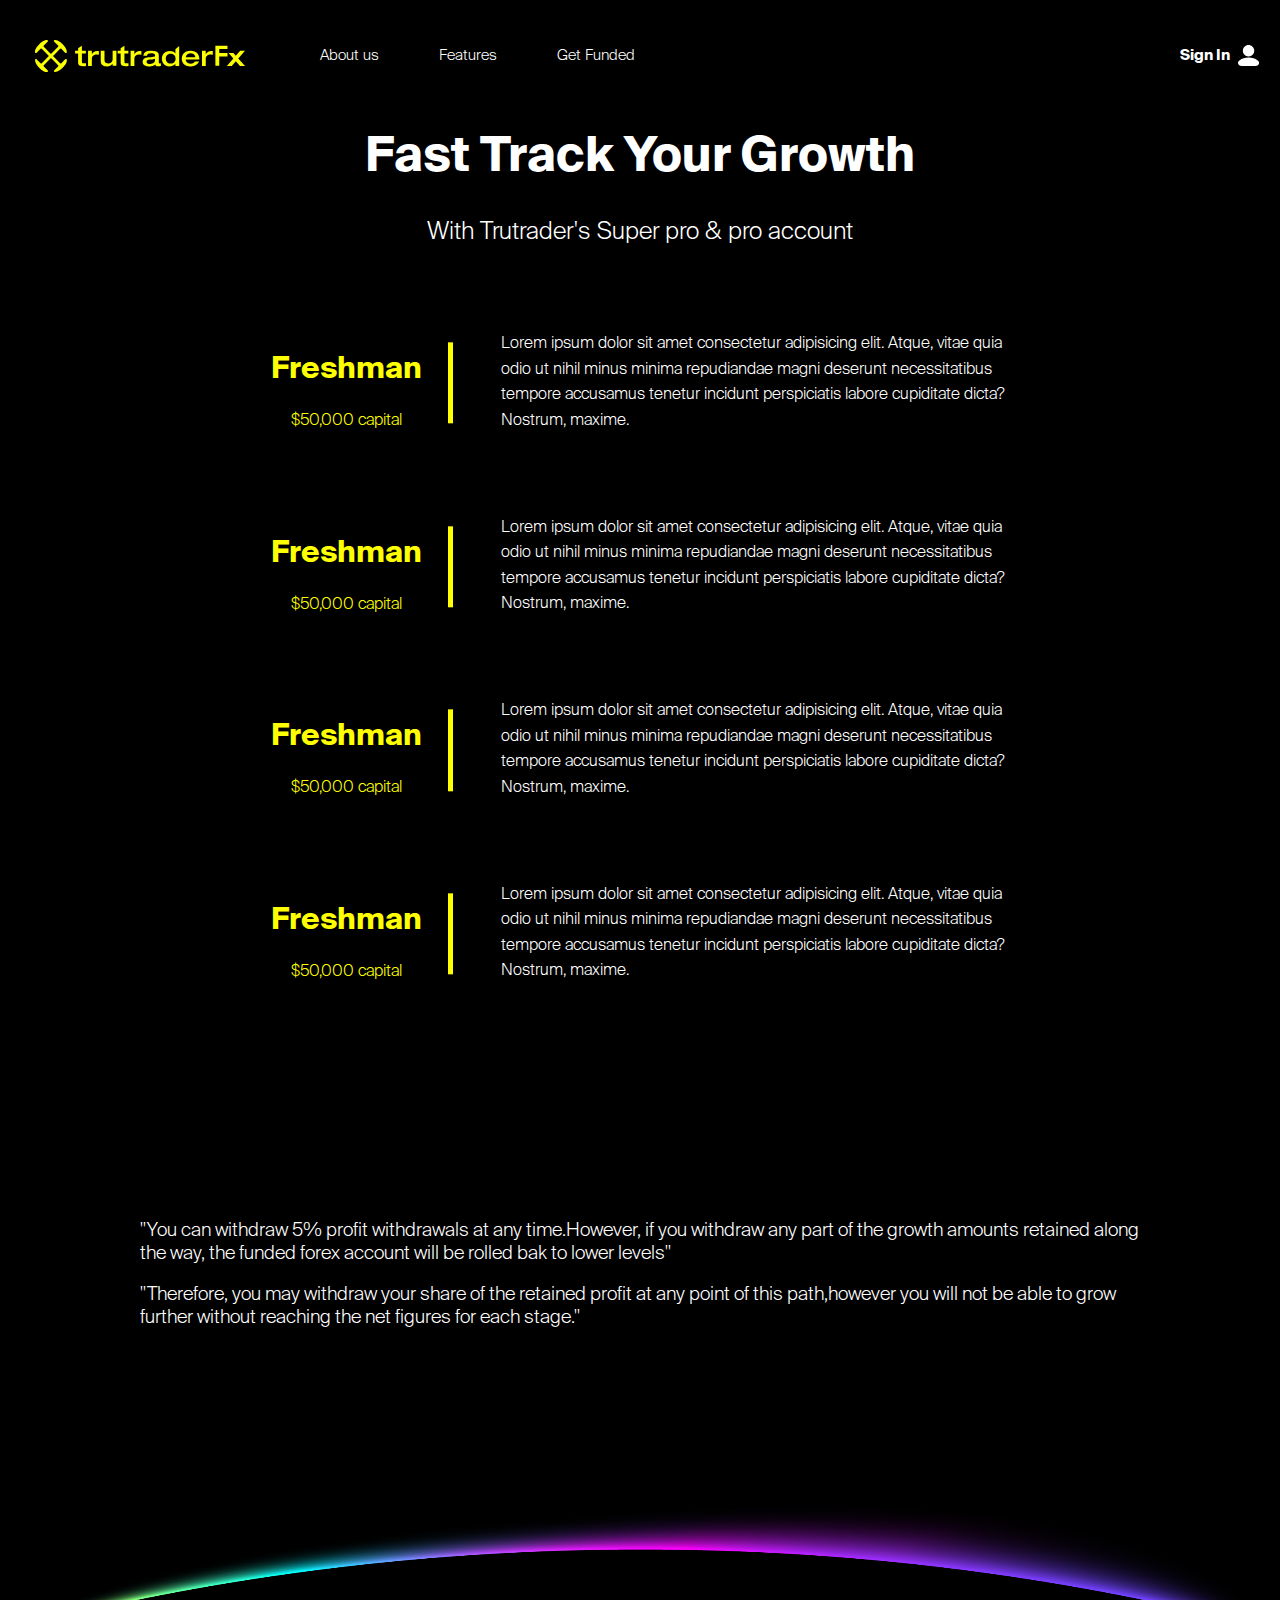
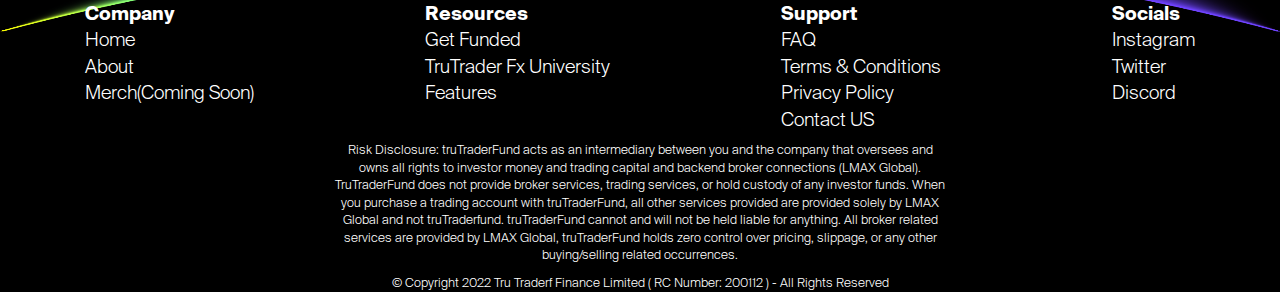
<file: getFunded.html>
<!DOCTYPE html>
<html lang="en">
	<head>
		<meta charset="UTF-8" />
		<meta http-equiv="X-UA-Compatible" content="IE=edge" />
		<meta name="viewport" content="width=device-width, initial-scale=1.0" />
		<title>Get funded</title>
		<link rel="stylesheet" href="./index.css" />
		<link rel="stylesheet" href="./getFunded.css" />
	</head>
	<body class="bg-black">
		<div class="site-wrapper">
			<section class="pt-40 Navbar absolute w-full z-1">
				<div class="containers">
					<div class="row justify-between items-center">
						<div class="flex flex-row gap-60 items-center">
							<div class="w-240 row_padding">
								<a href="/"
									><img class="" src="./assets/images/logo.svg" alt="logo"
								/></a>
							</div>
                            <ul class="navbar-middleSection gap-60 text-2xl font-bold">
								<li class="text-white"><a href="/about.html">About us</a></li>
								<li class="text-white"><a href="/features.html">Features</a></li>
								<li class="text-white">
									<a href="./getFunded.html">Get Funded</a>
								</li>
								<li
									class="gradient-textbackground gradient-textBackground font-bold"
								>
									University
								</li>
							</ul>
						</div>

						<div class="flex gap-2">
							<div class="flex gap-2 items-center">
								<a href="/signIn.html" class="text-white font-bold text-2xl"
									>Sign In</a
								>
								<div><img src="./assets/images/person.svg" /></div>
							</div>

							<div class="row_padding mobile_text_header">
								<div class="hamburger_menu"></div>
								<div class="hamburger_menu"></div>
								<div class="hamburger_menu"></div>
							</div>
						</div>
					</div>
				</div>
			</section>
			<section class="main">
				<h1 class="hero-title text-white">Fast Track Your Growth</h1>
				<p class="hero-text text-3xl text-white">
					With Trutrader's Super pro & pro account
				</p>

				<div class="hero-tab text-white">
					<div class="tab-links">
						<div class="tab-link">
							<h1 class="tab-link-primary">Freshman</h1>
							<p class="tab-link-secondary">$50,000 capital</p>
						</div>
						<div class="tab-link">
							<h1 class="tab-link-primary">Freshman</h1>
							<p class="tab-link-secondary">$50,000 capital</p>
						</div>
						<div class="tab-link">
							<h1 class="tab-link-primary">Freshman</h1>
							<p class="tab-link-secondary">$50,000 capital</p>
						</div>
						<div class="tab-link">
							<h1 class="tab-link-primary">Freshman</h1>
							<p class="tab-link-secondary">$50,000 capital</p>
						</div>
					</div>
                    <div class="tab-content text-white">
                        <div class="tab-link-content ">
                            Lorem ipsum dolor sit amet consectetur adipisicing elit. Atque, vitae quia odio ut nihil minus minima repudiandae magni deserunt necessitatibus tempore accusamus tenetur incidunt perspiciatis labore cupiditate dicta? Nostrum, maxime.
                        </div>
                        <div class="tab-link-content non-active">
                            Lorem ipsum dolor sit amet consectetur adipisicing elit. Atque, vitae quia odio ut nihil minus minima repudiandae magni deserunt necessitatibus tempore accusamus tenetur incidunt perspiciatis labore cupiditate dicta? Nostrum, maxime.
                        </div>
                        <div class="tab-link-content non-active">
                            Lorem ipsum dolor sit amet consectetur adipisicing elit. Atque, vitae quia odio ut nihil minus minima repudiandae magni deserunt necessitatibus tempore accusamus tenetur incidunt perspiciatis labore cupiditate dicta? Nostrum, maxime.
                        </div>
                        <div class="tab-link-content ">
                            Lorem ipsum dolor sit amet consectetur adipisicing elit. Atque, vitae quia odio ut nihil minus minima repudiandae magni deserunt necessitatibus tempore accusamus tenetur incidunt perspiciatis labore cupiditate dicta? Nostrum, maxime.
                        </div>
                    </div>
				</div>
			</section>
			<section class="pt-80 pb-80 paragraph-section">
				<p class="text-white text-3xl">
					"You can withdraw 5% profit withdrawals at any time.However, if you
					withdraw any part of the growth amounts retained along the way, the
					funded forex account will be rolled bak to lower levels"
				</p>
				<p class="text-white text-3xl">
					"Therefore, you may withdraw your share of the retained profit at any
					point of this path,however you will not be able to grow further
					without reaching the net figures for each stage."
				</p>
			</section>
            <section class="footer ">
                <div class="container">
                <div class="flex flex-col items-center justify-between">
                <div class="row items-center justify-between w-full items-start gap-4 wrap mb-10">
                <ul class="text-3xl font-thin text-white flex flex-col gap-1">
                <li class="font-bold">Company</li>
                <li class="font-thin">Home</li>
                <li class="font-thin">About</li>
                <li class="font-thin ">Merch(Coming Soon)</li>
                </ul>
                
                <ul class="text-3xl  text-white flex flex-col gap-1">
                    <li class="font-bold">Resources</li>
                    <li class="font-thin">Get Funded</li>
                    <li class="font-thin">TruTrader Fx University</li>
                    <li class="font-thin">Features</li>
                </ul>
                
                
                <ul class="text-3xl  text-white flex flex-col gap-1">
                    <li class="font-bold">Support</li>
                    <li class="font-thin">FAQ</li>
                    <li class="font-thin">Terms & Conditions</li>
                    <li class="font-thin">Privacy Policy</li>
                    <li class="font-thin">Contact US</li>
                </ul>
                
                <ul class="text-3xl  text-white flex flex-col gap-1">
                    <li class="font-bold">Socials</li>
                    <li class="font-thin">Instagram</li>
                    <li class="font-thin">Twitter</li>
                    <li class="font-thin">Discord</li>
                </ul>
                </div>
                <div class="shrink-0 grow-0 max-w-55 ">
                    <h1 class="text-center text-xl  text-white z-1">
                        Risk Disclosure: truTraderFund acts as an intermediary between you and the company that oversees 
                and owns all rights to investor money and trading capital and backend broker connections (LMAX Global). 
                TruTraderFund does not provide broker services, trading services, or hold custody of any investor funds. 
                When you purchase a trading account with truTraderFund, all other services provided are provided solely by 
                LMAX Global and not truTraderfund. truTraderFund cannot and will not be held liable for anything. All broker 
                related services are provided by LMAX Global, truTraderFund holds zero control over pricing, slippage, or any 
                other buying/selling related occurrences.
                    </h1>
                    <h1 class="text-center text-xl mt-10  text-white">© Copyright 2022 Tru Traderf Finance Limited ( RC Number: 200112 ) - All Rights Reserved</h1>
                </div>
                </div>
                </div>
                </section>
		</div>
	</body>
</html>
</file>
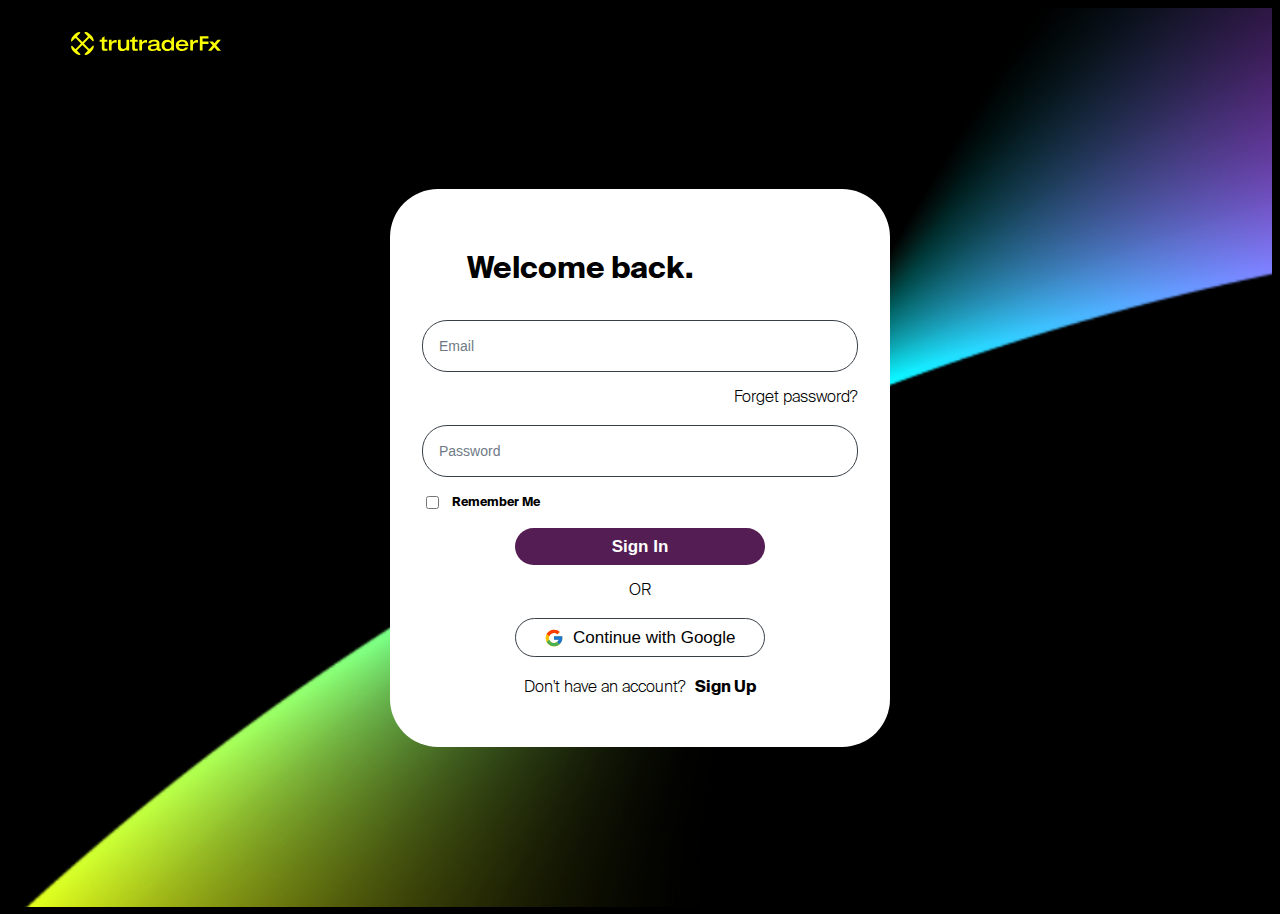
<file: signIn.html>
<!DOCTYPE html>
<html lang="en">
<head>
    <meta charset="UTF-8">
    <meta http-equiv="X-UA-Compatible" content="IE=edge">
    <meta name="viewport" content="width=device-width, initial-scale=1.0">
     <link rel="stylesheet" href="signin.css">
    <title>Sign In to TrutraderFx</title>
</head>
<body>
    <div class="pattern">
        <img src="./assets/images/hero-background.svg">
    </div>
    <header>
        <div class="logo">
            <a href="/"><img src="./assets/images/logo.svg" alt=""></a>
        </div>
    </header>
    <div class="container">

        <div class="wrapper-center">
            <h1 class="title">Welcome back.</h1>
            <form action="#" class="form">
                <div class="form-element-group">
                    <input type="email" class="form-element-item" placeholder="Email">
                </div>
                    <p class="password-reset-cta"><a href="#">Forget password?</a></p>
                <div class="form-element-group">
                    <input type="password" class="form-element-item" placeholder="Password">
                </div>
                <div class="form-element-group">
                    <input type="checkbox" id="auth" name="auth" value="rememberme">
                    <label for="auth" class="checkbox-label checkbox-label--bold">Remember Me</label>
                </div>
                <div class="form-element-group form-element-group--center">
                    <input type="submit" value="Sign In" class="btn btn-primary">
                </div>
                <p>OR</p>
                <div class="form-element-group form-element-group--center form-element-group--mt-0">
                    <button class="btn btn-sec"> <img class="google-logo" src="./assets/images/google.svg" alt="google logo"/> Continue with Google</button>
                </div>
             
                <p class="form-cta">Don't have an account? <a href="/signup.html" class="form-cta-link">Sign Up</a></p>
            </form>

        </div>
    </div>
</body>
</html>
</file>
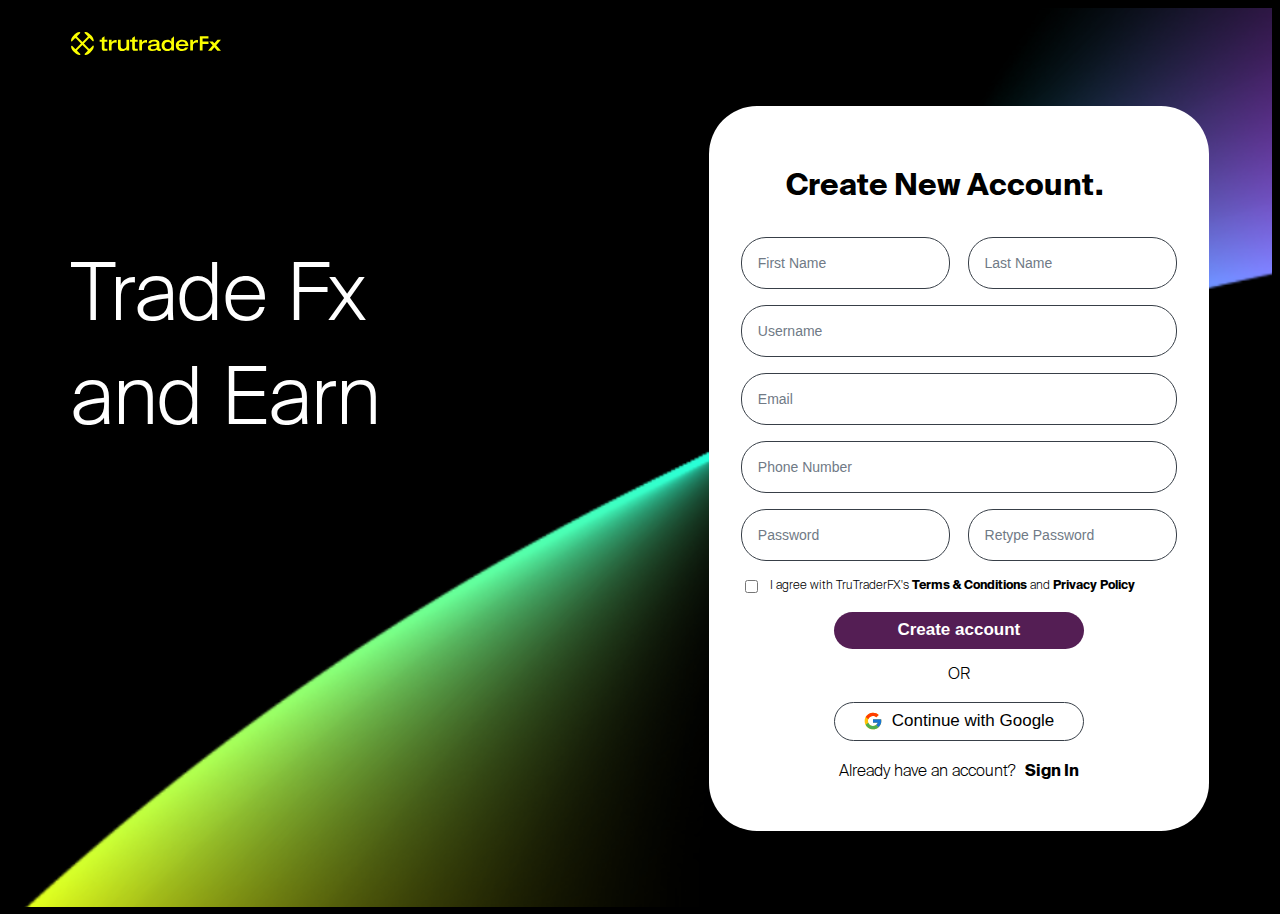
<file: signup.html>
<!DOCTYPE html>
<html lang="en">
<head>
    <meta charset="UTF-8">
    <meta http-equiv="X-UA-Compatible" content="IE=edge">
    <meta name="viewport" content="width=device-width, initial-scale=1.0">
     <link rel="stylesheet" href="signin.css">
    <title>Sign Up on TrutraderFx</title>
</head>
<body>
    <div class="pattern">
        <img src="./assets/images/hero-background.svg">
    </div>
    <header>
        <div class="logo">
            <a href="/"><img src="./assets/images/logo.svg" alt=""></a>
        </div>
    </header>
    <div class="container container--btw">
        <div class="hero">
            <h1 class="hero-text">Trade Fx <br> and Earn</h1>
        </div>
        <div class="wrapper-center">
            <h1 class="title">Create New Account.</h1>
            <form action="#" class="form">
                <div class="form-element-group form-element-group--btw">
                    <input type="text" class="form-element-item form-element-item--shared" placeholder="First Name">
                    <input type="text" class="form-element-item form-element-item--shared" placeholder="Last Name">
                </div>
                <div class="form-element-group">
                    <input type="text" class="form-element-item" placeholder="Username">
                </div>
                <div class="form-element-group">
                    <input type="email" class="form-element-item" placeholder="Email">
                </div>
                <div class="form-element-group">
                    <input type="tel" class="form-element-item" placeholder="Phone Number">
                </div>
                <div class="form-element-group form-element-group--btw">
                    <input type="password" class="form-element-item form-element-item--shared" placeholder="Password">
                    <input type="password" class="form-element-item form-element-item--shared" placeholder="Retype Password">
                </div>
                <div class="form-element-group">
                    <input type="checkbox" id="auth" name="auth" value="rememberme">
                    <label for="auth" class="checkbox-label">I agree with TruTraderFX's <span class="checkbox-label--bold" ><a href="#">Terms & Conditions</a></span> and <span class="checkbox-label--bold"><a href="#"> Privacy Policy </a></span> </label>
                </div>
                <div class="form-element-group form-element-group--center">
                    <input type="submit" value="Create account" class="btn btn-primary">
                </div>
                <p>OR</p>
                <div class="form-element-group form-element-group--center form-element-group--mt-0">
                    <button class="btn btn-sec"><img class="google-logo" src="./assets/images/google.svg" alt="google logo"/>  Continue with Google</button>
                </div>
             
                <p class="form-cta">Already have an account? <a href="/signIn.html" class="form-cta-link">Sign In</a></p>
            </form>
        </div>
    </div>
</body>
</html>
</file>
<file: index.css>
*,
::after,
::before {
  box-sizing: border-box;
}
@font-face {
  font-family: "Suisse";
  src: url("./assets/fonts/SuisseIntl-Bold.otf") format('opentype');
  font-weight: bold;
  font-style: normal;
}
@font-face {
    font-family: "Suisse";
    src: url("./assets/fonts/SuisseIntl-Light.otf") format("opentype");
    font-weight: lighter;
    font-style: normal;
  }

 
html,
body {
  margin: 0;
  font-size: 62.5%;
  min-height: 100%;
  padding: 0;
  scroll-behavior: smooth;
  line-height: 1.6;
  position: relative;
  text-rendering: optimizeLegibility;
  -webkit-font-smoothing: subpixel-antialiased;
  box-sizing: border-box;
  font-family: "Suisse";
  color: var(--original-white);
}

button,
select {
  margin: 0;
  font-family: inherit;
  line-height: inherit;
  border: none;
  margin: 0;
  background: none;
}
ul {
  padding: 0;
  list-style: none;
  margin: 0;
  cursor: pointer;
}
a, a:hover, a:focus, a:active {
    text-decoration: none;
    color: inherit;
}
img {
    max-width: 100%;
    vertical-align: middle;
    border-style: none;
  }
  h1,h2,h3,li{
padding:0;
margin:0;
font-weight: normal;
  }

.site-wrapper{
    overflow: hidden;
}
@media (min-width: 576px){
.container {
    max-width: 540px;
}}
@media (min-width: 768px){
.container {
    max-width: 720px;
}}
@media (min-width: 992px){
.container {
    max-width: 960px;
}}
@media (min-width: 1200px){
.container {
    max-width: 1140px;
}}

@media (min-width: 576px){
    .containers {
        max-width: 540px;
    }}
    @media (min-width: 768px){
    .containers {
        max-width: 720px;
    }}
    @media (min-width: 992px){
    .containers {
        max-width: 960px;
    }}
    @media (min-width: 1200px){
    .containers {
        max-width: 1240px;
    }}
    @media (min-width: 1800px){
        .containers {
            max-width: 1600px;
        }}

    .containers {
        width: 100%;
        padding-right: 15px;
        padding-left: 15px;
        margin-right: auto;
        margin-left: auto;
    }







    @media (min-width: 576px){
        .nav-container {
            max-width: 690px;
        }}
        @media (min-width: 768px){
        .nav-container {
            max-width: 870px;
        }}
        @media (min-width: 992px){
        .nav-container {
            max-width: 1110px;
        }}
        @media (min-width: 1200px){
        .nav-container {
            max-width: 1390px;
        }}
        @media (min-width: 1800px){
            .nav-container {
                max-width: 1750px;
            }}
    
        .nav-container {
            width: 100%;
            padding-right: 15px;
            padding-left: 15px;
            margin-right: auto;
            margin-left: auto;
        }
    








    @media (min-width: 576px){
        .container3 {
            max-width: 540px;
        }}
        @media (min-width: 768px){
        .container3 {
            max-width: 720px;
        }}
        @media (min-width: 992px){
        .container3 {
            max-width: 787px;
        }}
       
    
        .container3 {
            width: 100%;
            padding-right: 15px;
            padding-left: 15px;
            margin-right: auto;
            margin-left: auto;
        }



.container {
    width: 100%;
    padding-right: 15px;
    padding-left: 15px;
    margin-right: auto;
    margin-left: auto;
}
.row {
    display: -ms-flexbox;
    display: flex;
    -ms-flex-wrap: wrap;
    flex-wrap: wrap;
    margin-right: -15px;
    margin-left: -15px;
}
.flex{
    display: flex;
}
.flex-col{flex-direction: column;}
.flex-row{flex-direction: row;}

.wrap{
    flex-wrap: wrap;
}
.nowrap{flex-wrap: nowrap;}
.over-auto{overflow: auto;}






.grow-0{flex-grow: 0;}
.shrink-0{flex-shrink: 0;}
.basis-full{flex-basis: 100%;}
.basis-half{flex-basis: 50%;}
.basis-10{flex-basis: 10%;}
.basis-23{flex-basis: 23%;}
.max-w-23{max-width: 23%;}
.basis-25{flex-basis: 25%;}
.max-w-25{max-width: 25%;}
.basis-30{flex-basis: 30%;}
.max-w-30{max-width: 30%;}
.basis-60{flex-basis: 60%;}
.max-w-60{max-width: 60%;}
.basis-80{flex-basis: 80%;}
.max-w-full{max-width: 100%;}
.max-w-half{max-width: 50%;}
.max-w-80{max-width: 80%;}
.max-w-55{max-width: 55%;}

.w-full{width:100%}
.w-half{width:50%}
.w-60{width: 60%;}
.w-240{width:240px;}

@media (min-width:1200px){
    .lg\:basis-30{flex-basis: 30%;}
.lg\:max-w-30{max-width: 30%;}
.lg\:basis-25{flex-basis: 25%;}
.lg\:max-w-25{max-width: 25%;}
.lg\:basis-23{flex-basis: 23%;}
.lg\:max-w-23{max-width: 23%;}
.lg\:w-60p{width: 60%;}
}

.h-33{height: 33px;}




/* Flex Properties */
.justify-between{
    justify-content: space-between;
}
.items-end{text-align: end;}
.justify-start{justify-content: flex-start;}
.items-center{align-items: center;}
.items-start{align-items: flex-start;}
.justify-center{justify-content: center;}
.height-fullvh{
    height: 100vh;
    margin-top: 200px;
    margin-bottom: 200px;
}

/* Padding */
.p-5{padding:5px}
.pl-15{padding-left: 15px;}
.p-15{padding:15px}
.pt-20{padding-top: 20px;}
.pt-15{padding-top: 15px;}
.pb-20{padding-bottom:20px}
.pb-80{padding-bottom: 80px;}
.p-50{padding: 50px;}
.pt-40{padding-top: 40px;}
.pt-50{padding-top: 50px;}
.pt-60{padding-top:60px}
.pb-60{padding-bottom:60px}
.pt-80{padding-top:80px}
.pt-100{padding-top:100px}
.pt-160{padding-top: 160px;}
.pt-220{padding-top: 220px;}
.pt-180{padding-top: 180px;}
.pb-80{padding-bottom: 80px;}
.pt-150{padding-top: 150px;}
.pb-150{padding-bottom: 150px;}
.pb-120{padding-bottom: 120px;}
.pt-120{padding-top: 120px;}
.pl-15{padding-left: 15px;}
.pr-15{padding-right: 15px;}
.ptx-150{padding:150px 0}
@media (min-width:992px) {
    .lg\:pt-220{
                padding-top: 180px;
            };
           
            .lg\:pb-120{
                padding-bottom: 120px;
            }
        }
.row_padding {
    padding: 0 15px;
}


/* Gap */
.gap-1{gap: 4px;}
.gap-2{gap:8px}
.gap-4{gap:16px}
.gap-15{gap: 15px;}
.gap-30{gap: 30px;}
.gap-35{gap: 35px;}
.gap-45{gap: 45px;}
.gap-60{gap:60px;}
.gap-50{gap: 50px;}
.gap-50{gap: 60px;}
.gap-80{gap: 80px;}
.gap-110{gap: 110px;}
/* Margin */
.mb-5{
    margin-bottom: 5px;
}
.mb-10{
    margin-bottom: 10px;
}
.mb-15{
    margin-bottom: 15px;
}
.mb-20{
    margin-bottom: 20px;
}
.mb-30{
    margin-bottom: 30px;
}
.mb-50{
    margin-bottom: 50px;
}
.mb-80{
    margin-bottom: 80px;
}
.mb-120{
    margin-bottom: 130px;
}
.mb-130{
    margin-bottom: 130px;
}
.mt-15{margin-top: 15px;}
.mt-40{
    margin-top: 40px;
}
.mt-70{margin-top: 70px;}
.mt-10{
    margin-top: 10px;
}
.mt-20{
    margin-top: 20px;
}
.mt-50{
    margin-top: 50px;
}



.col
    {
        position: relative;
        width: 100%;
        padding-right: 15px;
        padding-left: 15px;
    }

/* Text color  */
.text-white{
    color: #ffffff;
}

.text-black{
    color: #000000;
}

.text-yellow{color:var(--yellow)}

/* Background color */
.bg-white{
    background-color: #ffffff;
}

.bg-black{
    background-color: #000000;
}

/* Font sizes */


.text-xs{	font-size: 0.75rem; /* 12px */
line-height: 1rem; /* 16px */}
.text-sm	{font-size: 0.875rem; /* 14px */
line-height: 1.25rem; /* 20px */}
.text-base	{font-size: 1rem; /* 16px */
line-height: 2rem; /* 24px */}
.text-base2	{font-size: 1.6rem; /* 16px */
    line-height: 1.8rem; /* 24px */}
.text-lg	{font-size: 1.125rem; /* 18px */
line-height: 1.75rem; /* 28px */}
.text-xl	{font-size: 1.25rem; /* 20px */
line-height: 1.75rem; /* 28px */}
.text-2xl	{font-size: 1.5rem; /* 24px */
line-height: 2rem; /* 32px */}
.text-3xl	{font-size: 1.875rem; /* 30px */
line-height: 2.25rem; /* 36px */}
.text-4xl	{font-size: 2.25rem; /* 36px */
line-height: 2.5rem; /* 40px */}
.text-5xl	{font-size: 3rem; /* 48px */
line-height: 1;}
.text-32xl	{font-size: 3.2rem; /* 48px */
    line-height: 1;}
.text-6xl	{font-size: 3.75rem; /* 60px */
line-height: 1;}
.text-7xl	{font-size: 4.5rem; /* 72px */
line-height: 1;}
.text-8xl	{font-size: 6rem; /* 96px */
line-height: 1;}
.text-9xl	{font-size: 8rem; /* 128px */
line-height: 1;}
.text-10xl	{font-size: 9rem; /* 144px */
    line-height: 1;}
.text-11xl	{font-size: 10rem; /* 160px */
        line-height: 1;}
.text-12xl	{font-size: 11rem; /* 176px */
            line-height: 1;}
            .text-25xl{
                font-size: 2.5rem; /* 36px */
line-height: 2.5rem; /* 40px */
            }
            .text-2xll {
                font-size: 2.4rem;
                line-height: 2.4rem;
            }

      @media (min-width:992px) {
        .lg\:text-11xl{
                    font-size: 10rem; /* 160px */
        line-height: 1;
                }
                .lg\:text-12xl{
                    font-size: 11rem; /* 176px */
        line-height: 1;
                }
                .lg\:text-6xl{
                    font-size: 3.75rem; /* 60px */
                    line-height: 1;
                }
                .lg\:text-5xl{font-size: 3rem; /* 48px */
                    line-height: 1;}
                .lg\:text-8xl{font-size: 6rem; /* 96px */
                    line-height: 1;}
                    .lg\:text-9xl	{font-size: 8rem; /* 128px */
                        line-height: 1;}
             .lg\:text-2xl{
                font-size: 1.5rem; /* 24px */
                line-height: 2rem; /* 32px */
             }
             .lg\:text-2rl{
                font-size: 2rem; /* 24px */
                line-height: 2.25rem;
             }
             .lg\:text-26xxl{
                font-size: 2.2rem; /* 160px */
    line-height: 1;
            }
             .lg\:text-5xxl{
                font-size: 4rem; /* 160px */
    line-height: 1;
            }
             .lg\:text-84{  
                 font-size: 8.4rem;
                 line-height: 1.2;
             }
         
 

            }
@media (min-width:1280px){
    .xl\:text-2xxl{
        font-size: 2.4rem; 
     }
}

@media (min-width:1800px){
    .xl\:text-112{
        font-size: 112px;
        line-height: 1;
     }
     .xl\:text-37{
        font-size: 37px;
        line-height: 1;
     }
     .xl\:text-2xll{
        font-size: 2.4rem; 
     }
}
            .text-20{font-size: 20px;}
.text-dd{font-size: 1.8rem;
    line-height: 2.2rem;}
    .text-center{text-align: center;}
/* Font weight */

.font-thin{font-weight:100}
.font-bold{font-weight: 600;}

.relative{
    position: relative;
}

.absolute{position:absolute}
.bottom-0{bottom:0}
.z-1{z-index:1}
.z-99{z-index:99}

.button {
    font-size: 18px;
    color: #000000;
    display: inline-flex;
    align-items: center;
    height: 60px;
    padding: 5px 5px;
    border-radius: 65px;
    justify-content: center;
    font-family: var(--general-font);
}
@media (min-width:1800px){
    .button{
        height: 80px;
    }
}



:root {
  /* Colors */
  --original-black: #000000;
  --dim-black: #080808;
  --original-white: #ffffff;
  --cream-blue: #2828ee;
  --light-blue: #f6f8fa;
  --shadow-grey: #ffffff40;
  --shadow-greyblue: #1b1f240a;
  --border-white: #d8dee4;
  --border-grey: #24292f;
  --hover-grey: #d0d7de52;
  --background-grey: #afb8c133;
  --sunny-orange: #fd9881;
  --creamyblue-border: #d0d7de;
  --dark-shadow: #1b1f2426;
  --blue-text: #0969da;
  --grey-text: #57606a;
  --dark-grey: #737a91;
  --background-dark: #c9bcbc;
  --background-cream-two: #e3e3ed;
  --small-background: #543804;
  --dark-red: #cd0000;
  --green:green;
  --dark-blue-icon: #0f133c;
  --light-grey: #d4d4d4;
  --yellow:yellow;
  /*Font*/
  --general-font: "Suisse";

  --default-size: 1.6rem;
}



.bg-yellow{
    background-color: yellow;
}
 .gradient-background{
    background-color: #ffffff;
    /* background: linear-gradient(270deg, #78FF0E 0%, #0FFFD4 51.19%, #8F00FF 100%); */
width: 75%
    
     ;}
     @media(min-width:1200px){
        .gradient-background{
            width: 24%
        }
     }
     .gradient-textbackground{
        color: yellow;
        /* background: linear-gradient(90deg, #FFF502 0%, #0CFFD3 37.62%, #1FBCFF 67.33%, #EB00FF 100%); */

        ;}
     .gradient-textBackground{
        -webkit-text-fill-color: transparent;
        background-clip: text;
        -webkit-background-clip: text;
     }
   
.list-dot{
    width: 6px;
    height: 6px;
    border-radius: 50%;

}

.relatives::before {
    content: "• ";
    color: #ffffff;
    margin-right:4px ;
    width:12px;
    font-weight: bold;
    font-size: 27px;
    display: inline-block;
  }

  @media (min-width:1800px){
    .relatives::before {
        content: "• ";
        color: rgb(0, 255, 0);
        margin-right:9px ;
        width:12px;
        font-weight: bold;
        font-size: 36px;
        display: inline-block;
      }
  }
  
.green{background-color: green;}
.Header{
    position: relative;
    overflow: hidden;  
     height: calc(90vh + 104px);
     z-index: -1;
        min-height: 829px;
        max-height: 1120px;
    background-size: 100%;
    background-position-y: -140px;
    background-repeat: no-repeat;
    background-color: black;
    background-image: url("./assets/images/hero-background.svg");
}
@media (min-width:1200px){
    .Header{

     
    }
}
/* .Header::after{
    content: "";
    position: absolute;
    display: inline-block;
    width: 100%;
    top: 24px;
    right: -694px;
    height: 100%;
    z-index: 0;
    background-image: url("./assets/images/hero-background.svg");
    animation-name: moveHeader;
    animation-duration: 1s;
    animation-direction: alternate;
    background-repeat: no-repeat;
    animation-fill-mode: forwards;
    animation-iteration-count: infinite;
} */
@keyframes moveHeader {
    /* from{ right: -694px;}
    to{ right: -1046px;} */
}
.infoSection{
position: relative;
    background-color: black;
}
.section-1{
    width:75%;
    padding-left: 43px;
}
.infoSection::after{
    background-image: url("./assets/images/info-background.svg");
    content: "";
    position: absolute;
    display: inline-block;
    width: 100%;
    /* transform: translateX(646px); */
    top: 133px;
    right: -946px;
    height: 100%;
    z-index: 0;
    animation-name: move;
    animation-duration: 1s;
    animation-direction: alternate;
    background-repeat: no-repeat;
    animation-fill-mode: forwards;
    animation-iteration-count: infinite;
}

@keyframes move {
    /* from{ right: -946px;}
    to{ right: -1046px;} */
}
.communitySection{
    background-color: black;
}
.footer{
    position: relative;
    overflow: hidden;
    background-color: black;
    background-size: 100% 100%;
    background-position-y: -134px;
    z-index: 100;
    background-repeat: no-repeat;
    background-image:url("./assets/images/footer-background.png")
   
}
@media (min-width:1200px){
    .footer{padding-top: 176px;} 
}
/* .footer::after{
    content: "";
    position: absolute;
    width: 100%;
    top: 0;
    height: 100%;
    z-index:-1;
    
    transform: rotateY(180deg);
    background-repeat: no-repeat;
    background-image:url("./assets/images/footer-background.png")
} */
.diffuseFade{
    height:80px;
    background:linear-gradient(rgba(255, 255, 255, 0), rgba(8, 8, 8, 0.5), rgb(14, 13, 13));
}

.banner{
    background: linear-gradient(to right,#fcfff3,#e2ff7f)
}

.borderRing{
    background-image: linear-gradient(to left,#be95fb,#c197f8);

border-radius: 25px;
cursor: pointer;

}
.borderRing2{
    background: linear-gradient(180deg, #030080 -59.8%, #DB00FF 135.81%);
    padding: 15px;
    height: 479px;
    justify-content: space-around;
    border-radius: 53px;
    cursor: pointer;
    color: #ffffff;
    transition: all 5ms ease-out;
    display: flex;
    flex-direction: column;
    align-items: center;
}
/* .pg{
    padding:0 24px;
} */
.borderRing2:hover{
background: white;
color: black;

}

.borderRing2:hover  .relativ::before{
    color: black;
    
    }
    .dott{
        background-color: rgb(0, 255, 0);
        max-width: 5%;
        flex: 0 0 5%;
        height: 12px;
        margin-right: 4px;
        margin-top: 4px;
        border-radius: 100%;

    }
    .relativ::before {
        content: "• ";
        color: rgb(255, 255, 255);
        margin-right:2px ;
        width:12px;
        font-weight: bold;
        font-size: 20px;
        display: inline-block;
        transition: all 5ms ease-out;
      }

.gradient-2:hover{
  scale:1.1;
}

.gradient-2 {
    background: linear-gradient(rgb(5, 5, 5), rgb(2, 2, 2)) padding-box,
    linear-gradient(180deg, #0776F9 0%, #0768F9 0.01%, #BD00FF 100%) border-box;
/* 
border-image-source: linear-gradient(180deg, #0776F9 0%, #0768F9 0.01%, #BD00FF 100%); */


    border-radius: 64px;
    border: 8px solid transparent;
    height: 456px;
    cursor: pointer;
    z-index:99;
    flex: 0 0 26%;
    max-width: 26%;
  }
  .step1{
    font-size: 45px;}
.step{
    font-size: 45px;
    margin-top: 48px;
    margin-bottom: 25px;
}
  .tab-container{
    border: 3px solid #ffffff;
    border-radius: 50px;
    padding: 5px ;
    overflow: auto;
    flex-wrap: nowrap;
    width:83%;
    max-width: 83%;
  }

  .tab-item{
    padding: 10px 10px;
    border-radius: 100px;
    cursor: pointer;
    padding: 10px;
    border-radius: 100px;
    cursor: pointer;
    text-align: center;
  }

  .tab-item.active{
    
    color: black;
    background: white;
  }
  .tab-content{display: none;}
  .tab-content.active{
    display: block;
  }

.boxSection{
gap: 60px;
justify-content: center;}


.spinner-1{
    bottom: 299px;
    right: 30px;
    width: 154px;
    color: white;
    display: inline-block;
    animation: spinner2 infinite 4s ;
    animation-play-state: running;
    animation-fill-mode: backwards;
    animation-direction: alternate;
}

.spinner-2{
    bottom: 90px;
    right: 227px;
    width: 190px;
    color: white;
    display: inline-block;
    animation: spinner infinite 4s ;
    animation-play-state: running;
    animation-fill-mode: backwards;
    animation-direction: alternate;
}
@keyframes spinner {
    0%{
        transform: rotate3d(0, 1, 1, 45deg);
    }
    30%{    transform: rotate3d(2, 1, 1, 95deg);}
    70%{    transform: rotate3d(1, 3, 1, 145deg);}
    100%{    transform: rotate3d(1, 1, 2, 345deg);}
}
@keyframes spinner2 {
    0%{
        transform: rotate3d(3, 1, 2, 445deg);
    }
    30%{    transform: rotate3d(4, 2, 1, 295deg);}
    70%{    transform: rotate3d(1, 1, 1, 145deg);}
    100%{    transform: rotate3d(3, 3, 2, 65deg);}
}
.mobile_text_header {
    display: flex;
    flex-direction: column;


}

@media (min-width:992px) {
    .mobile_text_header {
        display: none;
    }
}
.navbar-middleSection {
    display: none;
}
@media (min-width:992px) {
    .navbar-middleSection {
        display: flex;
    }
}

.hamburger_menu {
    display: inline-block;
    width: 15px;
    height: 2px;
    background-color: #ffffff;

}

.hamburger_menu:not(:last-child) {

    margin-bottom: 4px;

}

.changeText{
   
    width: 72%;
}
.heighty{height: 380px;}
@media (min-width:1800px){
    .heighty{height: 573px;}
}
.heroText{
    display: none;
}
.heroText.active{
    display: flex;
}
/* .changeText::before {
    content: "We Fund";
    animation: animate infinite 5s;
} */

/* @keyframes animate {

    0% {
        content: "We Teach";
    }

    50% {
        content: "We Fund";
    }

    75% {
        content: "Get up to $100K  Instant Fx Funding";
    }
    100% {
        content: "We Pay";
    }
} */

.imageSection{
    gap: 30px;
}
.footer-note{
    width: 85%;
    max-width: 600px;
    margin: 5em auto ;
    display: block;
}


.button2{
    font-size: 18px;
    padding: 5px 20px;
    display: inline-flex;
    align-items: center;
    height: 40px;
    font-weight: bold;
    border-radius: 15px;
    font-family: var(--general-font);
}

/* .bannerAnimation{
    white-space: nowrap;
    width: 100vw;
    -webkit-animation: tickerScroll 40s linear infinite normal;
    animation: tickerScroll 40s linear infinite normal;
    -webkit-animation-delay: 1s;
    animation-delay: 1s;
    opacity: 0;
    -webkit-transform: translateX(0);
    transform: translateX(0);
    transition: all linear;
    will-change: transform,opacity;
}
@keyframes tickerScroll{0%{opacity:1;-webkit-transform:translateX(0);transform:translateX(0)}
to{opacity:1;-webkit-transform:translateX(-1937px);transform:translateX(-1937px)}} */


    .dotts {
        background-color: rgb(0, 255, 0);
        max-width: 2%;
        flex: 0 0 5%;
        height: 12px;
        margin-top: 4px;
        border-radius: 100%;
    }

    .banner-1{
        display: none;
    }

    .banner-1.active{
        display: block;
      }
.box{
    background-color: black;
    border: 1px solid white;
    color: white;
    border-radius: 18px;
    padding: 10px 30px;
    display: flex;
    align-items: center;
    justify-content: center;
    flex-direction: column;
    gap:12px;
    margin-top: -133px;
    z-index: 999999;
    width: 20%;
    height: 238px;
}
.boxAbsolute{
    background-color: black;
}

.text-30{
    font-size: 3rem;
    line-height: 1;
}
</file>
<file: features.css>
.site-wrapper{
    width: 100%;
    max-width: 1300px;
    margin:auto;
}

body{
    position: relative;
}

.pattern {
    position: absolute;
    top: 0;
    right:0;
    z-index: -1;
}

.features-container{
    display: flex;
    margin: 5em 0;
    gap: 1em;
    overflow-x: auto;
    font-size: 16px;
    -webkit-overflow-scrolling: touch;
    scroll-snap-type: x mandatory;
    padding: 1em;
}
.features-container::-webkit-scrollbar{
    display: none;
    width: 0px;
}
.feature{
    min-width:70vw;
    scroll-snap-align: center;
    cursor: pointer;
    transition: transform .3s ease;

}

.feature:hover{
    transform: scale(1.03);
}

.feature-title{
    font-size: 24px;
    font-weight: bold;
    margin-bottom: .5em;
    text-align: center;
    
}

.feature-content{
    padding: 1.5em;
    border: 7px solid transparent;
    background: linear-gradient(rgb(5, 5, 5), rgb(2, 2, 2)) padding-box,
    linear-gradient(312deg, #9ddedb, darkorchid) border-box;
    border-radius: 3em;
    text-align: center;
    height: 80%;
    display: flex;
    flex-direction: column;
    justify-content: space-around;
    opacity: 0.9;

}

.feature-content-title{
    font-weight: bold;


}
.features-content-paragraph{
color: #ccc;
line-height:1.8;
height: 300px;

}

.feature-content-cta a{
    background-color: yellow;
    padding:.5em 1em ;
    border-radius: 25px;
    font-weight: bold;
    color: black;

}

.feature-content-cta a:hover{
    background-color: transparent;
    color: white;
}


@media (min-width: 768px) {

    .feature-title{
        font-size: 36px;
    }

    .features-container{
       width: 100%; 
       display: grid;
       gap:50px 30px ;
       grid-template-columns: repeat(auto-fit, minmax(250px, 1fr));
    }
    .feature{
       min-width:0;
      
    }

}
</file>
<file: getFunded.css>
.paragraph-section{
    width: 90%;
    max-width: 1000px;
    margin: auto;
}



.hero-title{
    font-size: 30px;
    text-align: center;
    font-weight: 600;
}

.hero-text{
    text-align: center;
    font-size: 20px;
}

.main{
    margin: 120px 0;
}


.hero-tab {
    display: flex;
    font-size: 16px;
    max-width: 800px;
    margin: auto;
    gap: 1em;
}

.tab-links,.tab-content{
    display: flex;
    flex-direction: column;
    justify-content: center;
}

.tab-link-content,.tab-link{
    padding: 1em;
    height: 20%;
    display: flex;
    align-items: center;
}

.tab-link-primary,.tab-link-secondary{
      text-align: center;
}

.tab-link-primary{
    font-size: 20px;
    font-weight: bold;
    color: yellow;
    margin: .5em;
}


@media (min-width:768px) {
    .tab-link-primary{
        font-size: 30px;
        font-weight: bold;
        color: yellow;
        margin: .5em;
}

.hero-title{
    font-size: 48px;
  
}

.hero-text{
    font-size: 24px;
}

.tab-link-content,.tab-link{
    padding: 1em;
    height: 20%;
    display: flex;
    align-items: center;
}
.tab-link::after{
    content: '';
    height: 60%;
    background-color: yellow;
    width: 5px;
    right:0;
    top: 50%;
    transform: translateY(-50%);
    position: absolute;
}

.hero-tab{
    gap: 2em;
}

}

.tab-link-secondary{
    color: yellow;
    margin: 0;
}

.tab-link{
    position: relative;
    flex-direction: column;
}


.tab-link,.tab-link-content{
    margin-top: 3em;
}

/* .non-active{
    visibility: hidden;
} */

.active{
    visibility:visible;
}
</file>
<file: signin.css>
/* =================


GENERAL STYLES 


===================*/
@font-face {
    font-family: "Suisse";
    src: url("./assets/fonts/SuisseIntl-Bold.otf") format('opentype');
    font-weight: bold;
    font-style: normal;
  }
  @font-face {
      font-family: "Suisse";
      src: url("./assets/fonts/SuisseIntl-Light.otf") format("opentype");
      font-weight: lighter;
      font-style: normal;

    }

:root{
    box-sizing: border-box;
    --original-black: #000000;
    --primary-text:"Suisse";
    --original-white: #ffffff;
    --text-grey:#707a86;
    --border-grey: #383f48;
    --primary-purple: #541e54;

}

*,*::after,*::before {
    box-sizing: inherit;
}

body{
    background-color:var(--original-black);
    font-family: var(--primary-text);
}
a{
    text-decoration: none;
    color: inherit;
}

img{
    width: 100%;
    height: 100%;
    object-fit: cover;
}


/* =================


LAYOUT STYLES 


===================*/


header{
    padding: 1.5em 0;
    width: 90%;
    margin: auto;
    display: flex;
    align-items: center;
}


.logo{
    width: 150px;
}


.container {
    display: flex;
    height: 85vh;
    align-items: center;
    justify-content: center;
}
.container--btw{
     width: 98%;
     margin: auto;
}



.wrapper-center{
     background-color: var(--original-white);
     border-radius: 1em;
     width: 95%;
     max-width: 500px;
     padding: 1em;
}





/* =================


FORM STYLES 


===================*/


.title{
    font-size: 24px;
}


.form-element-group{
    margin-top: 1em;
    display: flex;
    align-items: center;
}

.form-element-group--center{
    justify-content: center;
}

.form-element-group--mt-0{
    margin-top: 0;
}

.form-element-group--btw{
    justify-content: space-between;
}



.form-element-item{
     width: 100%;
     padding:  1em;
     border: 1px solid var(--border-grey);
     border-radius: 25px;
     font-size: 14px;
}

.form-element-item--shared{
    width:48%;
}

.form-element-item:focus{
   outline-color: var(--original-black);
}

.form-element-item::placeholder{
    font-family: inherit;
    color: var(--text-grey);
    font-size: 14px;
}

.password-reset-cta{
    text-align: right;
    margin-top: 1em ;
}

#auth{
    accent-color: var(--original-black);
    cursor: pointer;
}
.checkbox-label{
    font-size: 12px;
    margin-left: .8em;
}

.checkbox-label--bold{
    font-weight: bold;
}

.btn{
    border-radius: 25px;
    padding: .5em;
    border: none;
    width: 250px;
    display: flex;
    justify-content: center;
    font-size: 17px;
    cursor: pointer;
}

.btn-primary{
    background-color: var(--primary-purple);
    color: var(--original-white);
    font-weight: bold;
}
.btn-sec{
    border: 1px solid var(--border-grey);
    background-color:var(--original-white);
}

.google-logo{
    width: 20px;
    margin-right: .5em;
}

p {
    text-align: center;
    font-size: 16px;
}

.form-cta{
    margin-top: 1.3em;
}

.form-cta-link{
    font-weight: bold;
    margin-left: .3em;
}



/* =================


SIGN UP STYLES 


===================*/


.hero{
   
    display: none;
}

.hero-text{
    color: var(--original-white);
    font-weight: 400;
    font-size: 5em;
    margin-top: 2em;
}





@media (min-width: 768px) {
  
    .wrapper-center{
        padding: 2em;
        border-radius: 3em;

   }

    .form-element-item{
        font-size: 16px;
    }

}

@media (min-width: 900px) {
    .hero{
        display: flex;
        height: 100%;
        align-items: flex-start;
    }
    .title{
        margin: 1em 1.5em;
        font-size: 30px;
    }
    .container--btw{
        justify-content: space-between;
        width: 90%;
        max-width: 1200px;
        margin: auto;
    }

}

body{
    position: relative;
}

.pattern {
    position: absolute;
    top: 0;
    right:0;
    z-index: -1;
}
</file>
